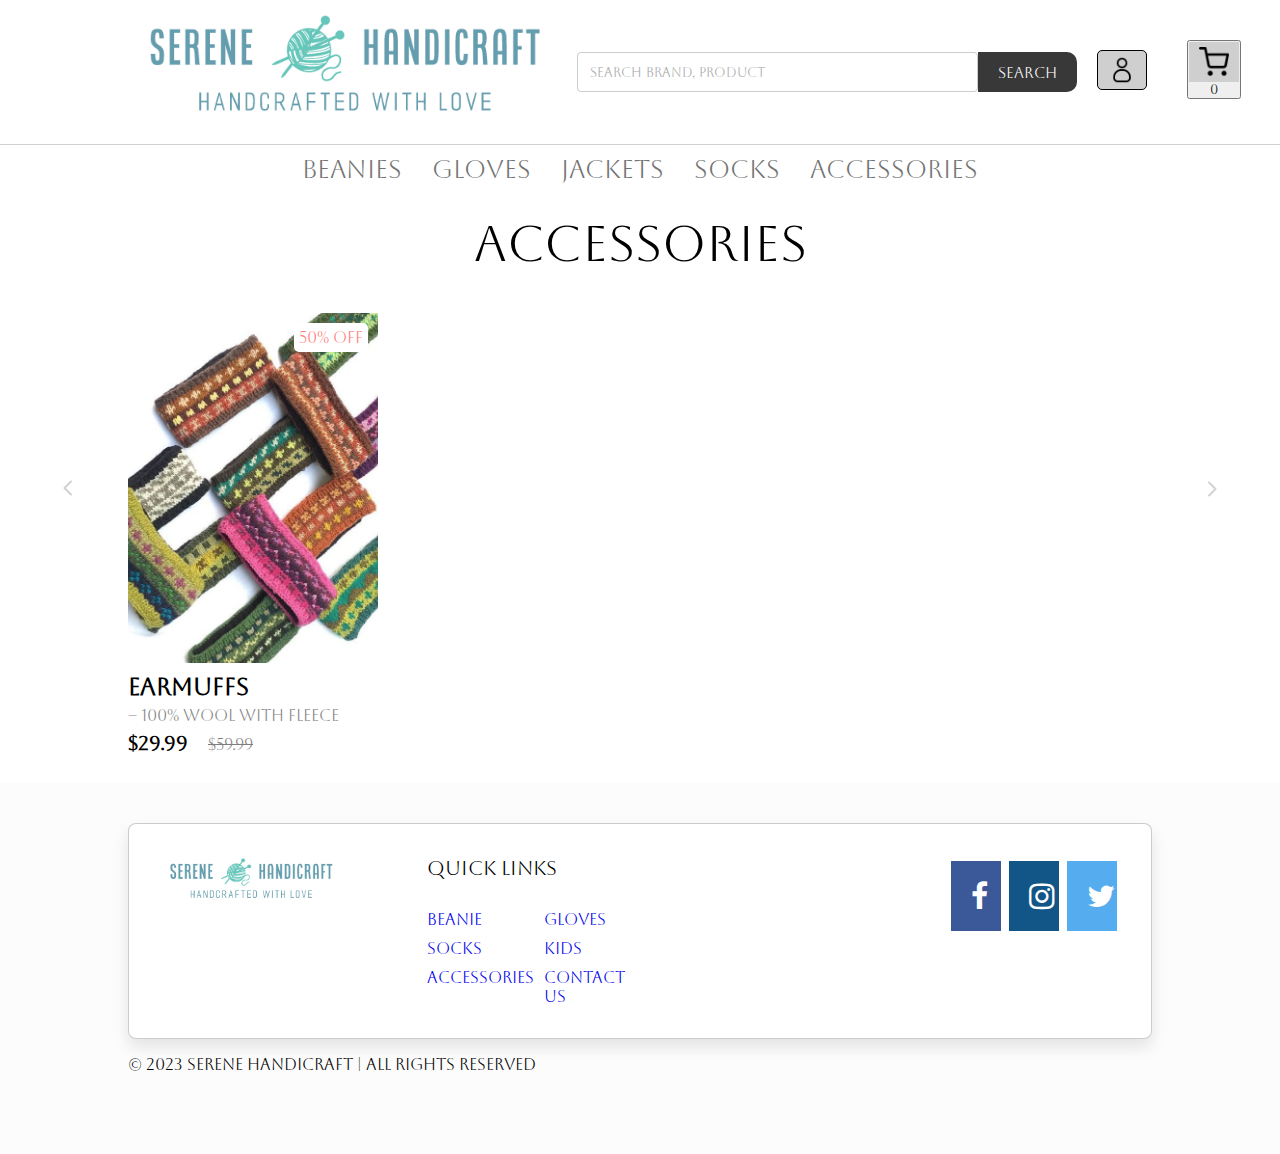
<file: Accessories.html>
<!DOCTYPE html>
<html lang="en">
<head>
    <meta charset="UTF-8">
    <meta http-equiv="X-UA-Compatible" content="IE=edge">
    <meta name="viewport" content="width=device-width, initial-scale=1.0">
    <title>Accessories</title>

	<!-- Font-Awesome css file link  -->
	<link rel="stylesheet" href="https://cdnjs.cloudflare.com/ajax/libs/font-awesome/4.7.0/css/font-awesome.min.css">
	<!-- custom css file link  -->
	<link rel="stylesheet" href="css/style.css">
</head>


<body>

    <nav class="navbar"></nav>
	
   
<!-----Product Containers------>
     
	<section class="product">
	<h2 class="productCategory">Accessories</h2>
	
	<div class="productContainer">
	<button class="nxt-btn"><img src="images/ArrowRight.png" alt=""></button>
    <button class="pre-btn"><img src="images/ArrowRight.png" alt=""></button>
	

		<div class="productWindow"> 
			<div class="productImage">
				<span class="discountTag">50% off</span>
				<img src="images/Product8.jpeg" class="productThumb" alt="">
				<button class="cardBtn">add to cart</button>
			</div>
			
			<div class="productInfo">
				<h2 class="productBrand">EarMuffs</h2>
				<p class="productShortDes">– 100% wool with fleece liners</p>
				<span class="price">$29.99</span><span class="actualPrice">$59.99</span>
			</div>
			</div>

		
		
    </div>

</div>

</section>

<footer>
</footer>
	<script src = "js/nav.js"></script>
	<script src = "js/home.js"></script>
    <script src = "js/footer.js"></script>
	<script src="js/main.js"></script>
</body>
</html>
</file>
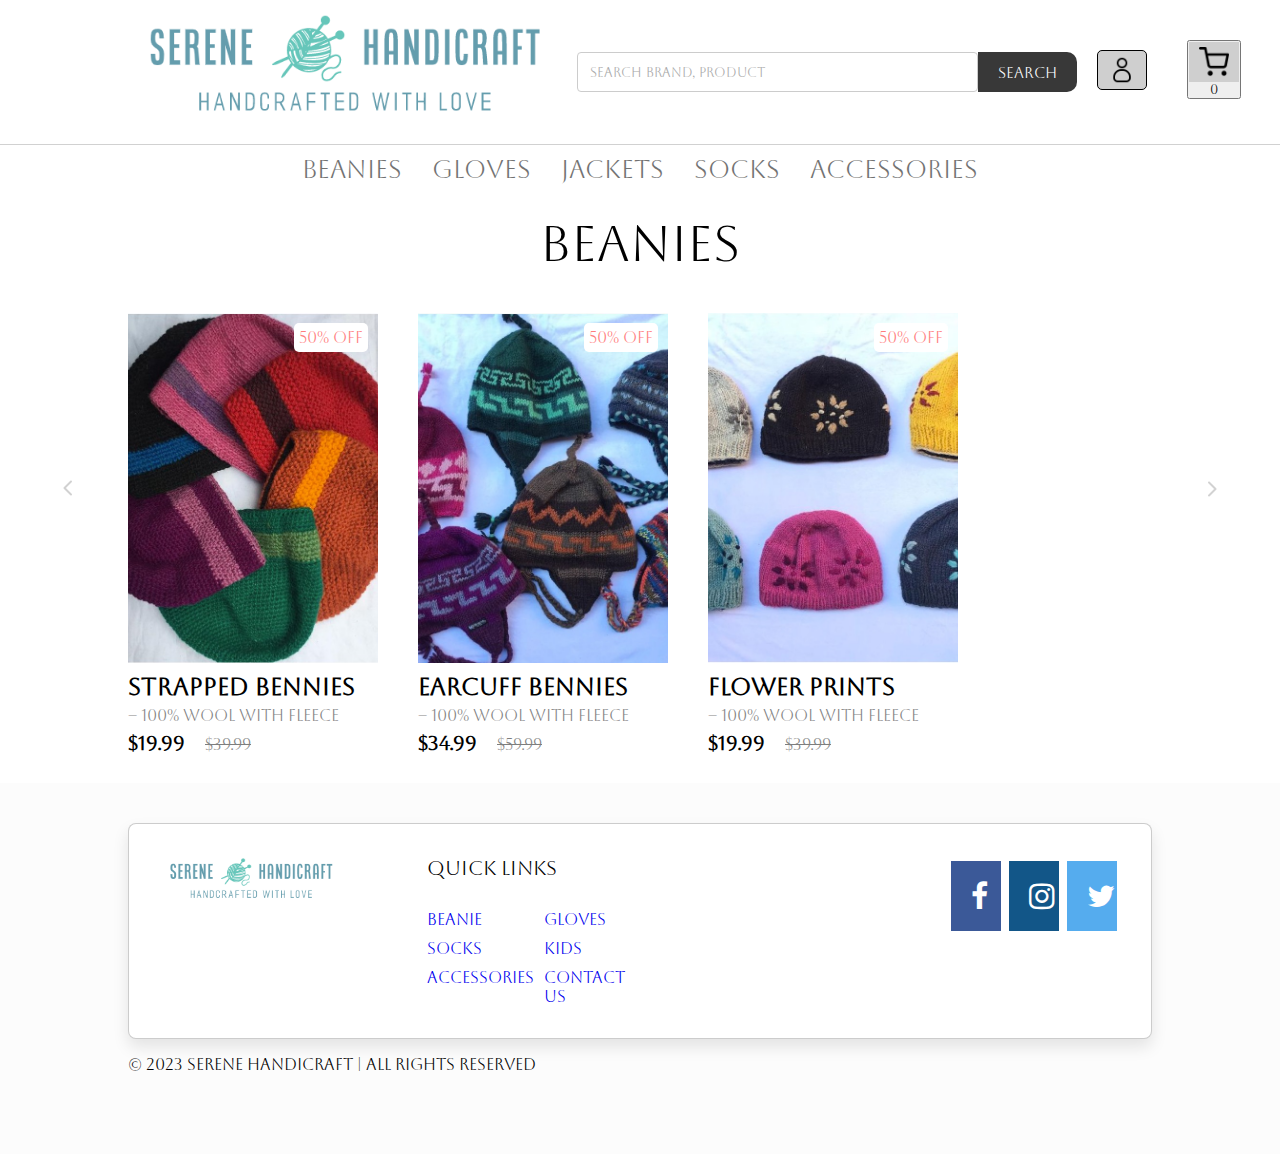
<file: Beanies.html>
<!DOCTYPE html>
<html lang="en">
<head>
    <meta charset="UTF-8">
    <meta http-equiv="X-UA-Compatible" content="IE=edge">
    <meta name="viewport" content="width=device-width, initial-scale=1.0">
    <title>Beanies</title>

	<!-- Font-Awesome css file link  -->
	<link rel="stylesheet" href="https://cdnjs.cloudflare.com/ajax/libs/font-awesome/4.7.0/css/font-awesome.min.css">
	<!-- custom css file link  -->
	<link rel="stylesheet" href="css/style.css">
</head>


<body>

    <nav class="navbar"></nav>
	
   
<!-----Product Containers------>
     
	<section class="product">
	<h2 class="productCategory">Beanies</h2>
	
	<div class="productContainer">
	<button class="nxt-btn"><img src="images/ArrowRight.png" alt=""></button>
    <button class="pre-btn"><img src="images/ArrowRight.png" alt=""></button>
	
    <div class="productWindow">
	   <div class="productImage">
            <span class="discountTag">50% off</span>
			<a href="product.html">
            <img src="images/Product1.jpeg" class="productThumb" alt="">
			</a>
            <button class="cardBtn">add to cart</button>
        </div>
		
		<div class="productInfo">
            <h2 class="productBrand">Strapped Bennies</h2>
            <p class="productShortDes">– 100% wool with fleece liners</p>
            <span class="price">$19.99</span><span class="actualPrice">$39.99</span>
        </div>
		</div>
		<div class="productWindow"> 
        <div class="productImage">
            <span class="discountTag">50% off</span>
			<a href="product2.html">
            <img src="images/Product2.jpeg" class="productThumb" alt="">
			</a>
            <button class="cardBtn">add to cart</button>
        </div>
		
        <div class="productInfo">
            <h2 class="productBrand">Earcuff Bennies</h2>
            <p class="productShortDes">– 100% wool with fleece liners</p>
            <span class="price">$34.99</span><span class="actualPrice">$59.99</span>
        </div>
		</div>
		
        <div class="productWindow"> 
		<div class="productImage">
            <span class="discountTag">50% off</span>
            <img src="images/Product3.jpeg" class="productThumb" alt="">
            <button class="cardBtn">add to cart</button>
        </div>
		
        <div class="productInfo">
            <h2 class="productBrand">Flower Prints</h2>
            <p class="productShortDes">– 100% wool with fleece liners</p>
            <span class="price">$19.99</span><span class="actualPrice">$39.99</span>
        </div>
		</div>
		
		
		
    </div>

</div>

</section>

<footer>
</footer>
	<script src = "js/nav.js"></script>
	<script src = "js/home.js"></script>
    <script src = "js/footer.js"></script>
    <script src="js/main.js"></script>
</body>
</html>
</file>
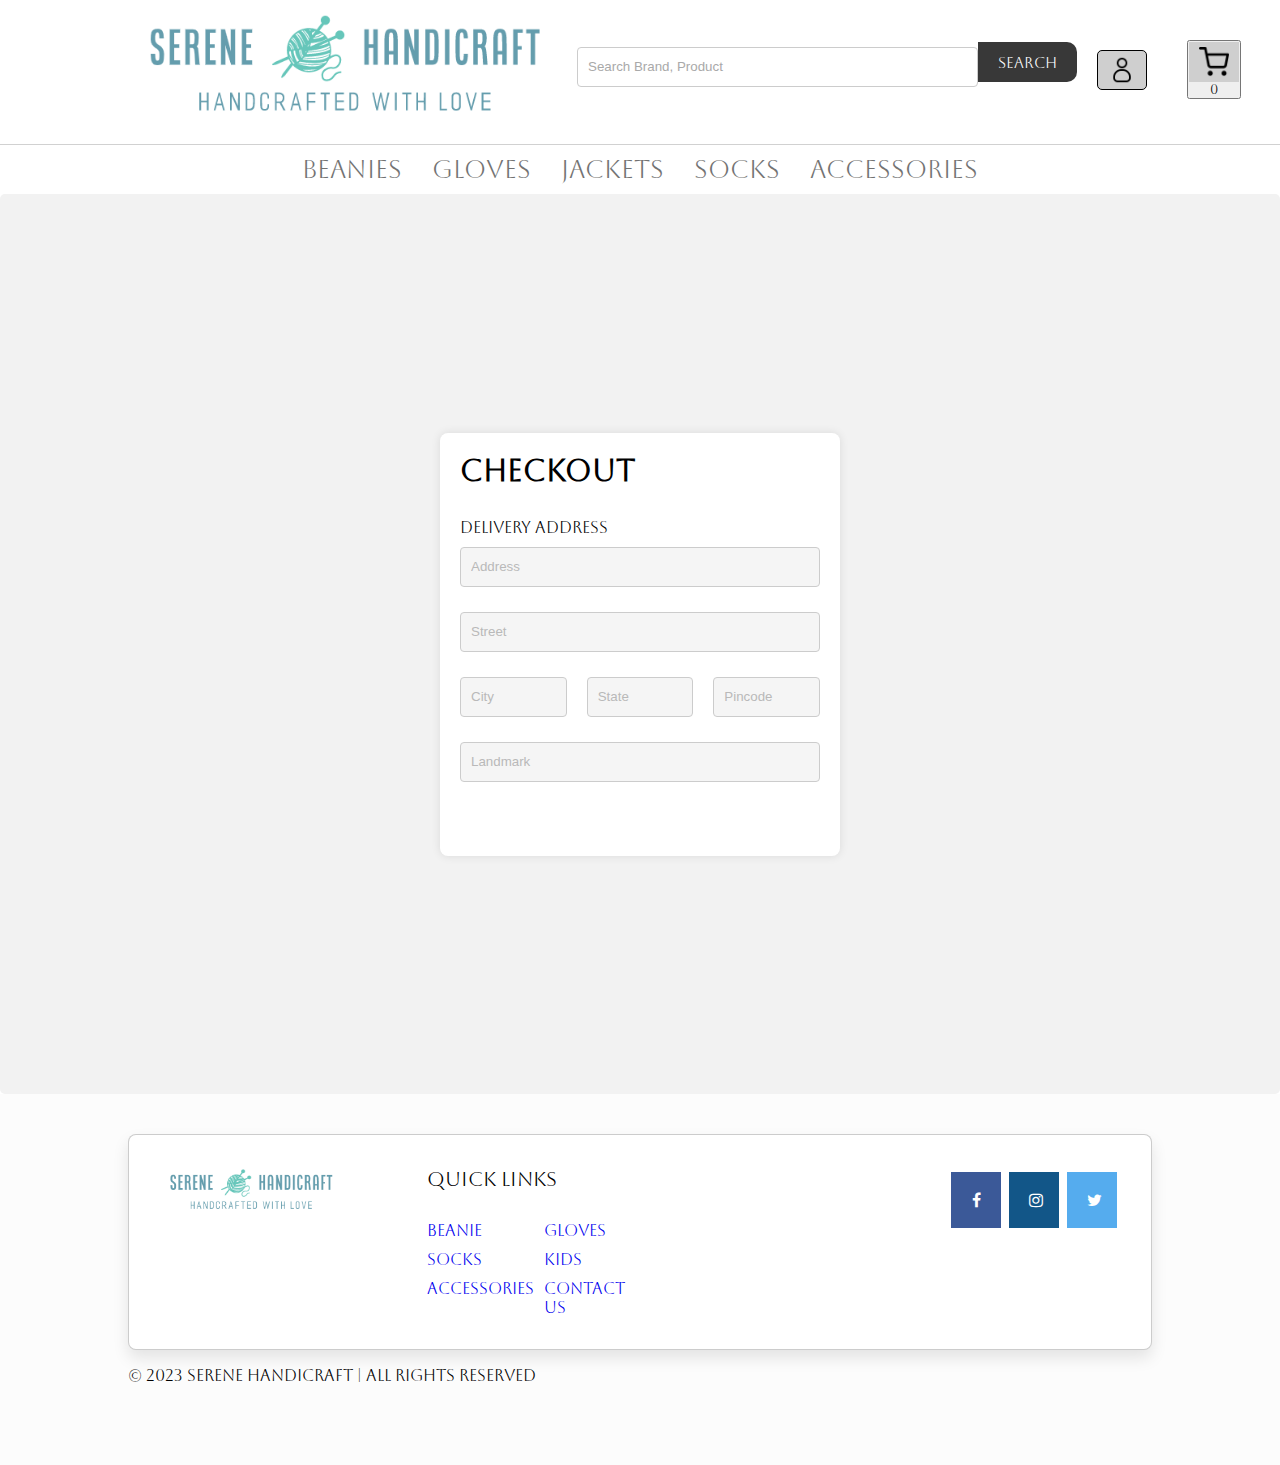
<file: checkout.html>
<!DOCTYPE html>
<html lang="en">
  <head>
    <meta charset="UTF-8" />
    <meta http-equiv="X-UA-Compatible" content="IE=edge" />
    <meta name="viewport" content="width=device-width, initial-scale=1.0" />
    <title>Checkout</title>
    <link rel="stylesheet" href="css/checkout.css" />
    <link rel="stylesheet" href="css/style.css" />
    <link rel="stylesheet" href="css/product.css" />
    <link rel="stylesheet" href="css/form.css" />
    <!-- Font Awesome css file link -->
    <link
      rel="stylesheet"
      href="https://cdnjs.cloudflare.com/ajax/libs/font-awesome/4.7.0/css/font-awesome.min.css"
    />
    <style>
      body {
        background-color: #ffffff; /* White background */
        margin: 0;
        padding: 0;
        font-family: Arial, sans-serif;
      }

      .container {
        display: flex;
        justify-content: center;
        align-items: center;
        height: 100vh;
        padding: 20px;
        box-sizing: border-box;
      }

      .form {
        max-width: 400px;
        width: 100%;
        background-color: #ffffff;
        padding: 20px;
        border-radius: 8px;
        box-shadow: 0px 0px 10px rgba(0, 0, 0, 0.1);
      }

      input[type="text"] {
        width: 100%;
        padding: 10px;
        margin-bottom: 15px;
        border: 1px solid #ccc;
        border-radius: 4px;
        box-sizing: border-box;
      }

      .three-input-container {
        display: flex;
        justify-content: space-between;
      }

      #smart-button-container {
        text-align: center;
        margin-top: 20px;
      }

      #paypal-button-container {
        display: inline-block;
      }
    </style>
  </head>

  <body>
    <nav class="navbar"></nav>

    <div class="container">
      <form action="payment.html" class="form">
        <h1 class="heading">Checkout</h1>
        <p class="text">Delivery Address</p>

        <input type="text" id="address" placeholder="Address" />
        <input type="text" id="street" placeholder="Street" />
        <div class="three-input-container">
          <input type="text" id="city" placeholder="City" />
          <input type="text" id="state" placeholder="State" />
          <input type="text" id="pincode" placeholder="Pincode" />
        </div>
        <input type="text" id="landmark" placeholder="Landmark" />

        <!-- Adding payment method -->
        <div id="smart-button-container">
          <div id="paypal-button-container"></div>
        </div>
        <script
          src="https://www.paypal.com/sdk/js?client-id=sb&enable-funding=venmo&currency=USD"
          data-sdk-integration-source="button-factory"
        ></script>
        <script>
          function initPayPalButton() {
            paypal
              .Buttons({
                style: {
                  shape: "rect",
                  color: "gold",
                  layout: "vertical",
                  label: "paypal",
                },
                createOrder: function (data, actions) {
                  return actions.order.create({
                    purchase_units: [
                      {
                        amount: {
                          currency_code: "USD",
                          value: 1,
                        },
                      },
                    ],
                  });
                },
                onApprove: function (data, actions) {
                  return actions.order.capture().then(function (orderData) {
                    // Full available details
                    console.log(
                      "Capture result",
                      orderData,
                      JSON.stringify(orderData, null, 2)
                    );

                    // Show a success message within this page, e.g.
                    const element = document.getElementById(
                      "paypal-button-container"
                    );
                    element.innerHTML = "";
                    element.innerHTML = "<h3>Thank you for your payment!</h3>";

                    // Or go to another URL:  actions.redirect('thank_you.html');
                  });
                },
                onError: function (err) {
                  console.log(err);
                },
              })
              .render("#paypal-button-container");
          }
          initPayPalButton();
        </script>
      </form>
    </div>

    <footer></footer>

    <script src="js/nav.js"></script>
    <script src="js/footer.js"></script>
    <script src="js/home.js"></script>
    <script src="js/product.js"></script>
    <script src="js/checkout.js"></script>
  </body>
</html>
</file>
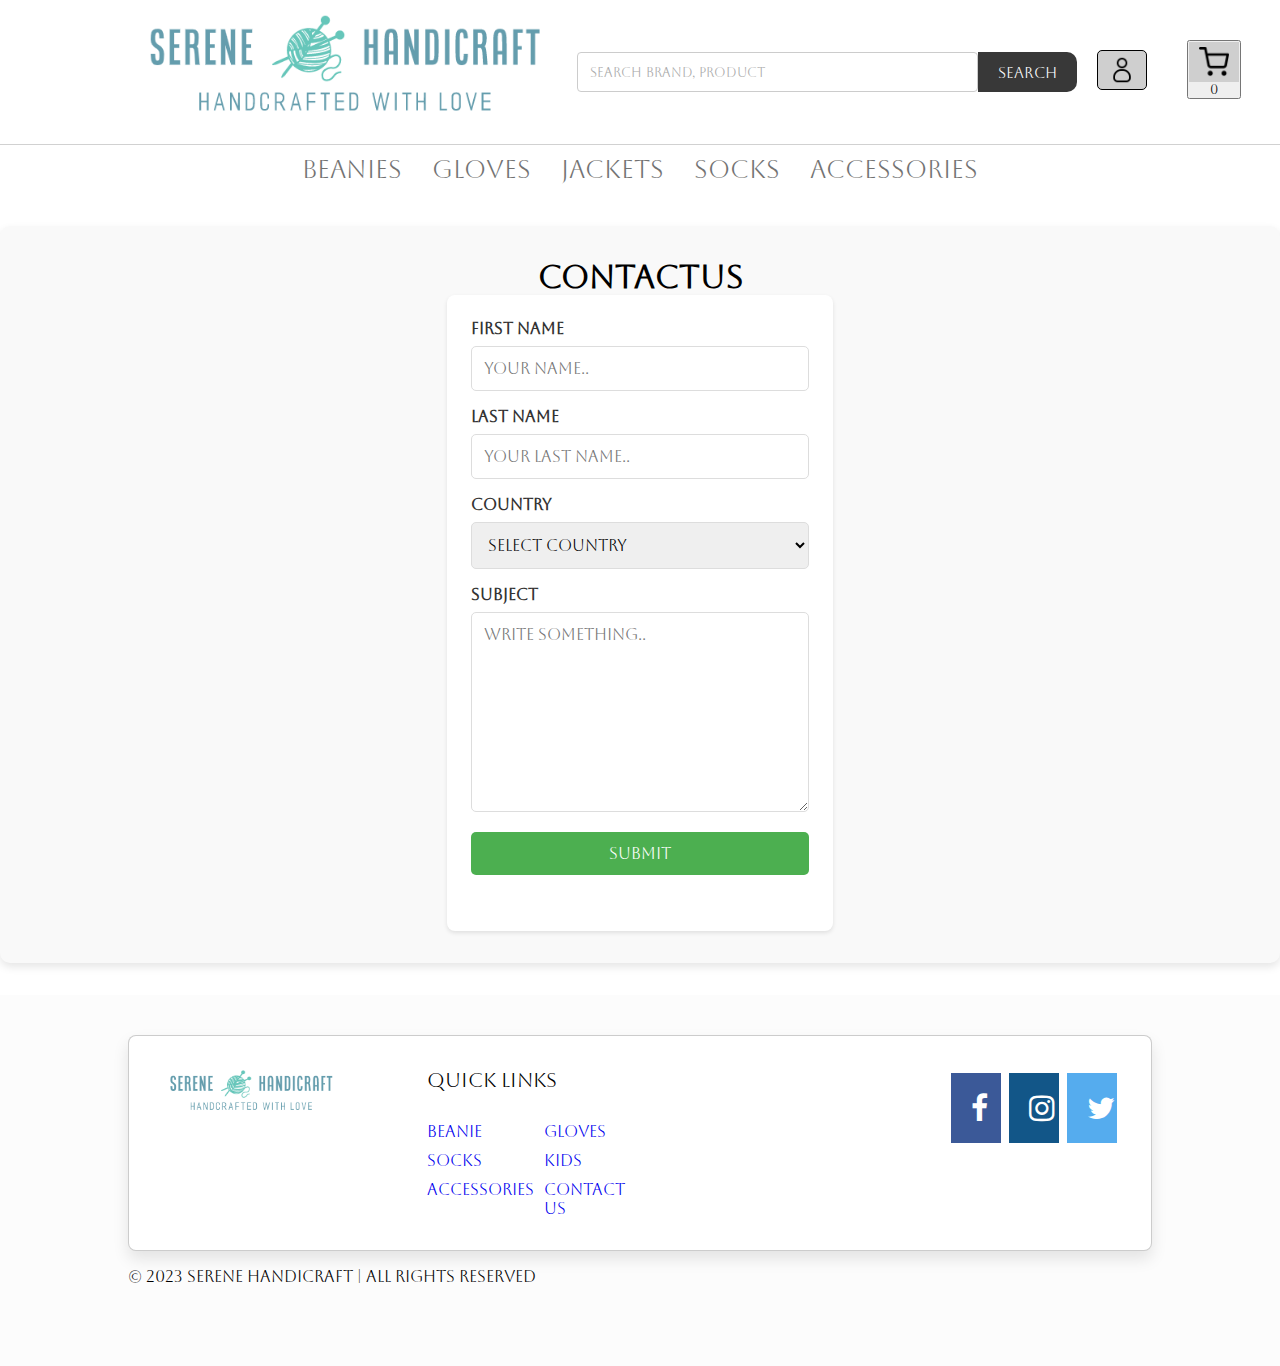
<file: contactUs.html>
<!DOCTYPE html>
<html lang="en">
<head>
    <meta charset="UTF-8">
    <meta http-equiv="X-UA-Compatible" content="IE=edge">
    <meta name="viewport" content="width=device-width, initial-scale=1.0">
    <title>Home</title>

<!-- Font-Awesome css file link  -->
<link rel="stylesheet" href="https://cdnjs.cloudflare.com/ajax/libs/font-awesome/4.7.0/css/font-awesome.min.css">
    <!-- custom css file link  -->
    <link rel="stylesheet" href="css/style.css">

<style>
    /* Assuming this is added to your style.css file */

.contact {
    display: flex;
    flex-direction: column;
    align-items: center;
    justify-content: center;
    padding: 2rem; /* For inner spacing */
    margin: 2rem auto; /* Centers the section on the page */
    background-color: #f9f9f9; /* Light background for better contrast */
    border-radius: 10px; /* Rounded corners */
    box-shadow: 0 4px 8px rgba(0, 0, 0, 0.1); /* Subtle shadow */
}

.contact .container {
    max-width: 600px; /* Restrict the width */
    width: 100%; /* Full width for smaller screens */
    padding: 1.5rem; /* Inner spacing */
    background-color: #fff; /* White background */
    border-radius: 8px; /* Rounded corners */
    box-shadow: 0 2px 4px rgba(0, 0, 0, 0.1); /* Subtle shadow */
}

.contact .container form label {
    display: block;
    margin-bottom: 0.5rem;
    font-weight: bold;
    color: #333; /* Dark text color */
}

.contact .container form input,
.contact .container form select,
.contact .container form textarea {
    width: 100%;
    padding: 0.75rem;
    margin-bottom: 1rem;
    border: 1px solid #ddd;
    border-radius: 5px;
    font-size: 1rem;
}

.contact .container form input[type="submit"] {
    background-color: #4CAF50; /* Green button */
    color: white;
    border: none;
    padding: 0.75rem 1.5rem;
    cursor: pointer;
    border-radius: 5px;
    font-size: 1rem;
    transition: background-color 0.3s ease;
}

.contact .container form input[type="submit"]:hover {
    background-color: #45a049; /* Slightly darker green on hover */
}

</style>
</head>


<body>

    <nav class="navbar"></nav>
	
	
	
  
    <section class="contact" id="contact">

        <h1 class="heading"> <span>contact</span>Us</h1>
        
        
        <div class="row">
        
            <div class="container">
                <form id="contactForm" action="action_page.php" method="POST">
                    <label for="fname">First Name</label>
                    <input type="text" id="fname" name="firstname" placeholder="Your name..">
                  
                    <label for="lname">Last Name</label>
                    <input type="text" id="lname" name="lastname" placeholder="Your last name..">
                  
                    <label for="country">Country</label>
                    <select id="country" name="country">
                      <option value="">Select Country</option>
                      <option value="Nepal">Nepal</option>
                      <option value="Australia">Australia</option>
                    </select>
                  
                    <label for="subject">Subject</label>
                    <textarea id="subject" name="subject" placeholder="Write something.." style="height:200px"></textarea>
                  
                    <input type="submit" value="Submit">
                    <p id="message" style="color: red; margin-top: 1rem;"></p>    
              
                </form>
              </div>
    </div>
    </section>

<footer>
</footer>
	<script src = "js/nav.js"></script>
	<script src = "js/home.js"></script>
    <script src = "js/footer.js"></script>
    <script src="js/contact.js"></script>
    <script src = "js/main.js"></script>
</body>
</html>
</file>
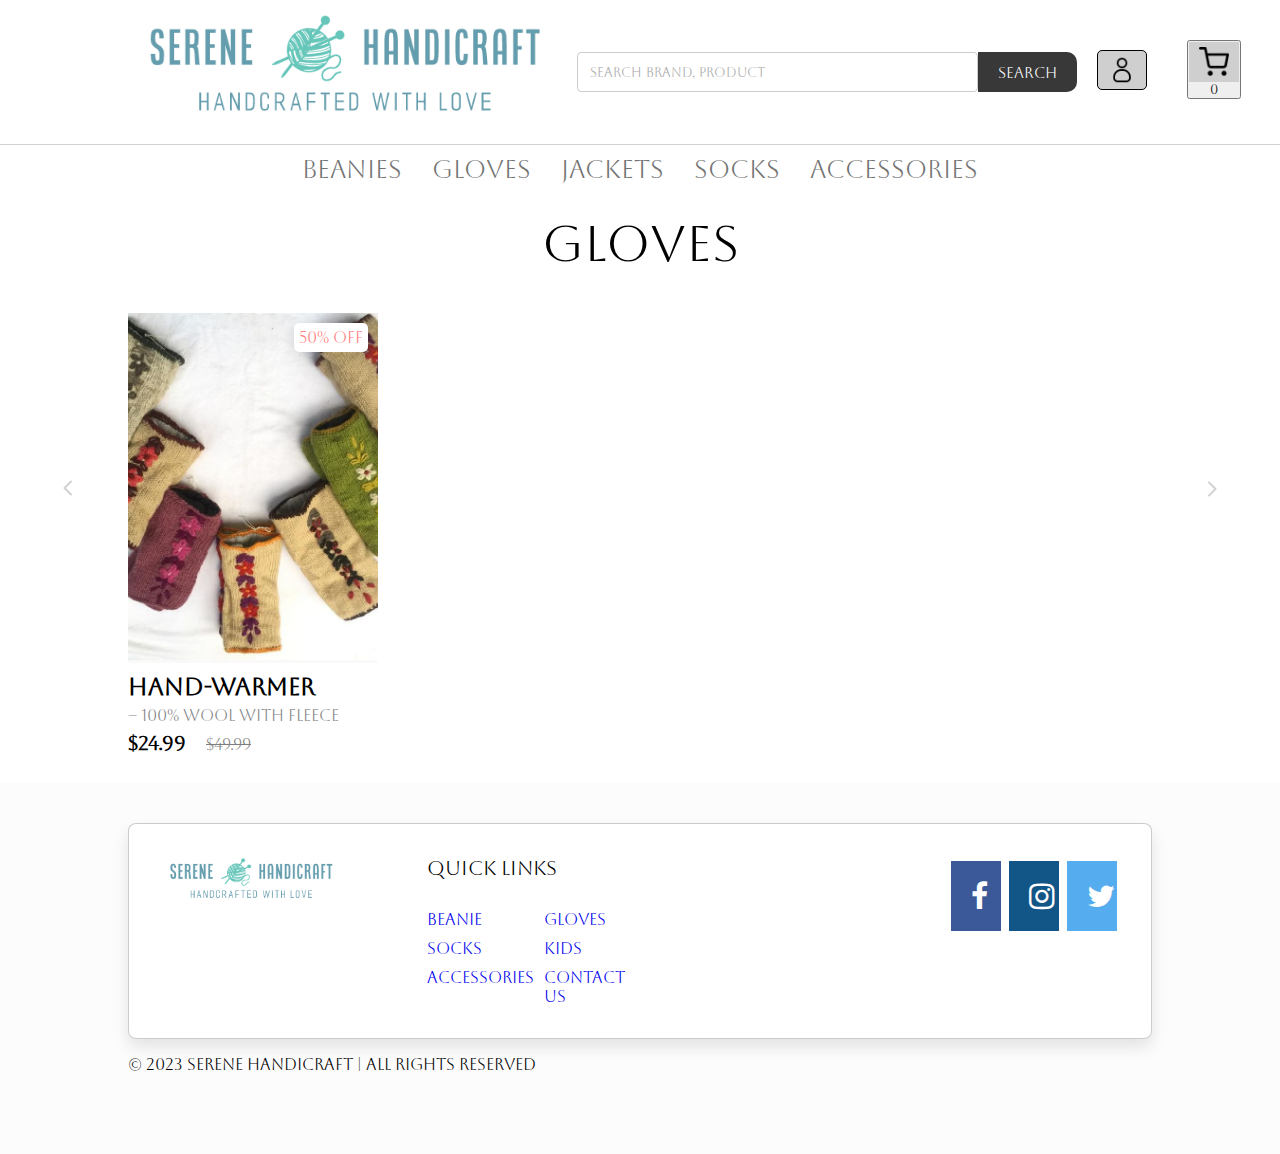
<file: Gloves.html>
<!DOCTYPE html>
<html lang="en">
<head>
    <meta charset="UTF-8">
    <meta http-equiv="X-UA-Compatible" content="IE=edge">
    <meta name="viewport" content="width=device-width, initial-scale=1.0">
    <title>Gloves</title>

	<!-- Font-Awesome css file link  -->
	<link rel="stylesheet" href="https://cdnjs.cloudflare.com/ajax/libs/font-awesome/4.7.0/css/font-awesome.min.css">
	<!-- custom css file link  -->
	<link rel="stylesheet" href="css/style.css">
</head>


<body>

    <nav class="navbar"></nav>
	
   
<!-----Product Containers------>
     
	<section class="product">
	<h2 class="productCategory">GLOVES</h2>
	
	<div class="productContainer">
	<button class="nxt-btn"><img src="images/ArrowRight.png" alt=""></button>
    <button class="pre-btn"><img src="images/ArrowRight.png" alt=""></button>
	
		<div class="productWindow"> 
		<div class="productImage">
            <span class="discountTag">50% off</span>
            <img src="images/Product5.jpeg" class="productThumb" alt="">
            <button class="cardBtn">add to cart</button>
        </div>
		
        <div class="productInfo">
            <h2 class="productBrand">Hand-Warmer</h2>
            <p class="productShortDes">– 100% wool with fleece liners</p>
            <span class="price">$24.99</span><span class="actualPrice">$49.99</span>
        </div>
		</div>
		
		
		
    </div>

</div>

</section>

<footer>
</footer>
	<script src = "js/nav.js"></script>
	<script src = "js/home.js"></script>
    <script src = "js/footer.js"></script>
    <script src="js/main.js"></script>
</body>
</html>
</file>
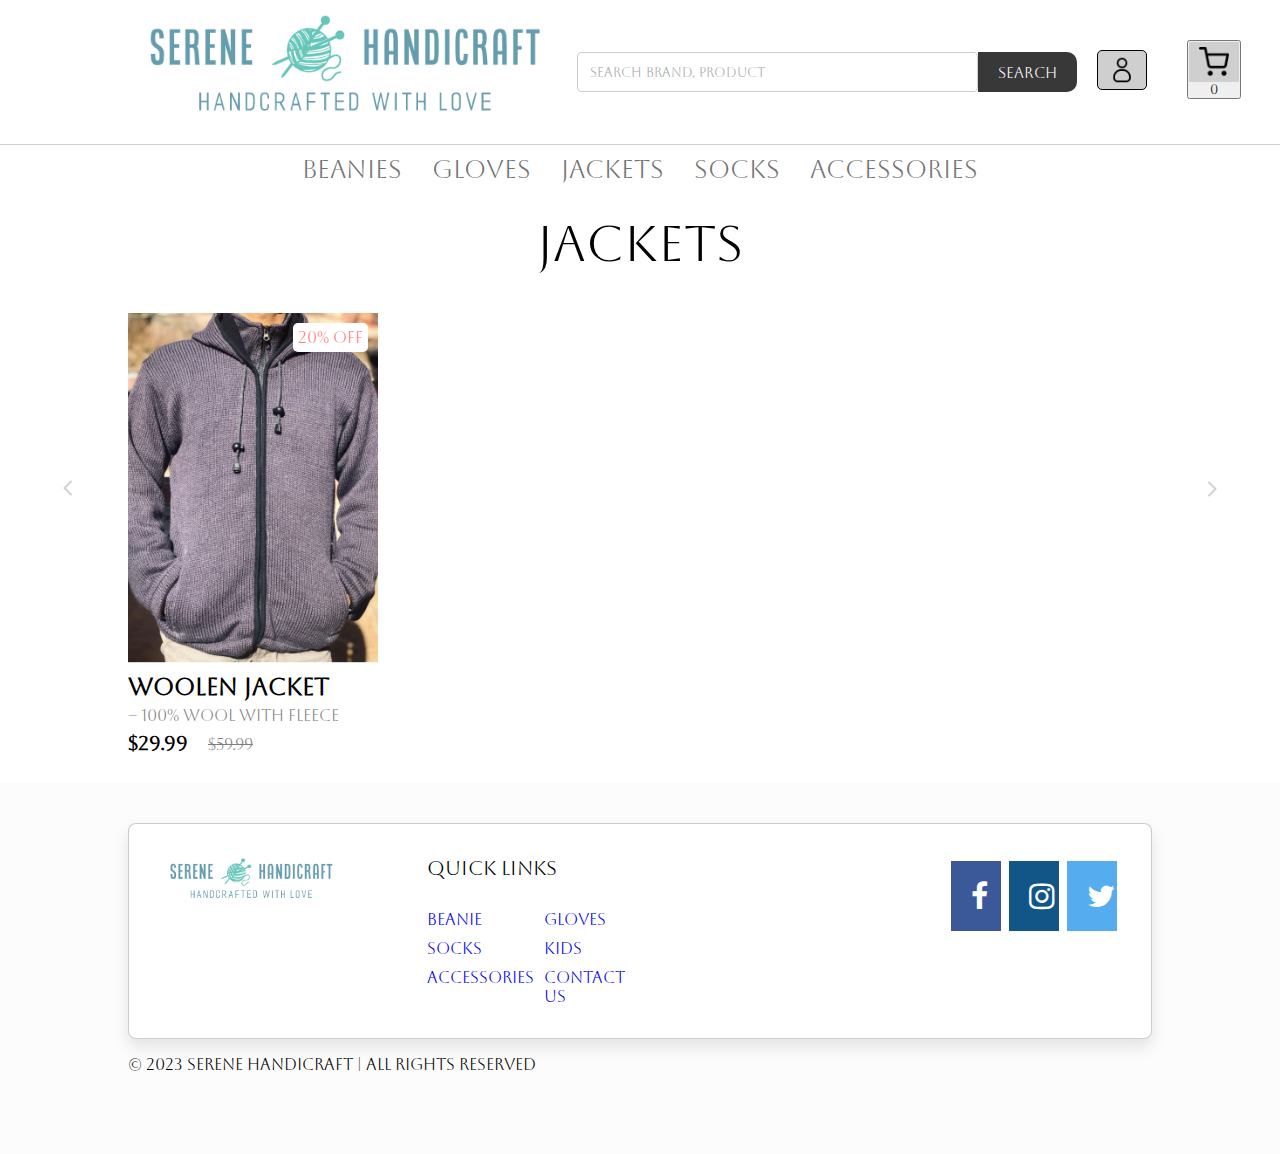
<file: Jackets.html>
<!DOCTYPE html>
<html lang="en">
<head>
    <meta charset="UTF-8">
    <meta http-equiv="X-UA-Compatible" content="IE=edge">
    <meta name="viewport" content="width=device-width, initial-scale=1.0">
    <title>Jackets</title>

	<!-- Font-Awesome css file link  -->
	<link rel="stylesheet" href="https://cdnjs.cloudflare.com/ajax/libs/font-awesome/4.7.0/css/font-awesome.min.css">
	<!-- custom css file link  -->
	<link rel="stylesheet" href="css/style.css">
</head>


<body>

    <nav class="navbar"></nav>
	
   
<!-----Product Containers------>
     
	<section class="product">
	<h2 class="productCategory">JACKETS</h2>
	
	<div class="productContainer">
	<button class="nxt-btn"><img src="images/ArrowRight.png" alt=""></button>
    <button class="pre-btn"><img src="images/ArrowRight.png" alt=""></button>
	

			<div class="productWindow"> 
			<div class="productImage">
				<span class="discountTag">20% off</span>
				<img src="images/Product11.jpeg" class="productThumb" alt="">
				<button class="cardBtn">add to cart</button>
			</div>
			
			<div class="productInfo">
				<h2 class="productBrand">Woolen Jacket</h2>
				<p class="productShortDes">– 100% wool with fleece liners</p>
				<span class="price">$29.99</span><span class="actualPrice">$59.99</span>
			</div>
			</div>

		
		
    </div>

</div>

</section>

<footer>
</footer>
	<script src = "js/nav.js"></script>
	<script src = "js/home.js"></script>
    <script src = "js/footer.js"></script>
	<script src="js/main.js"></script>
</body>
</html>
</file>
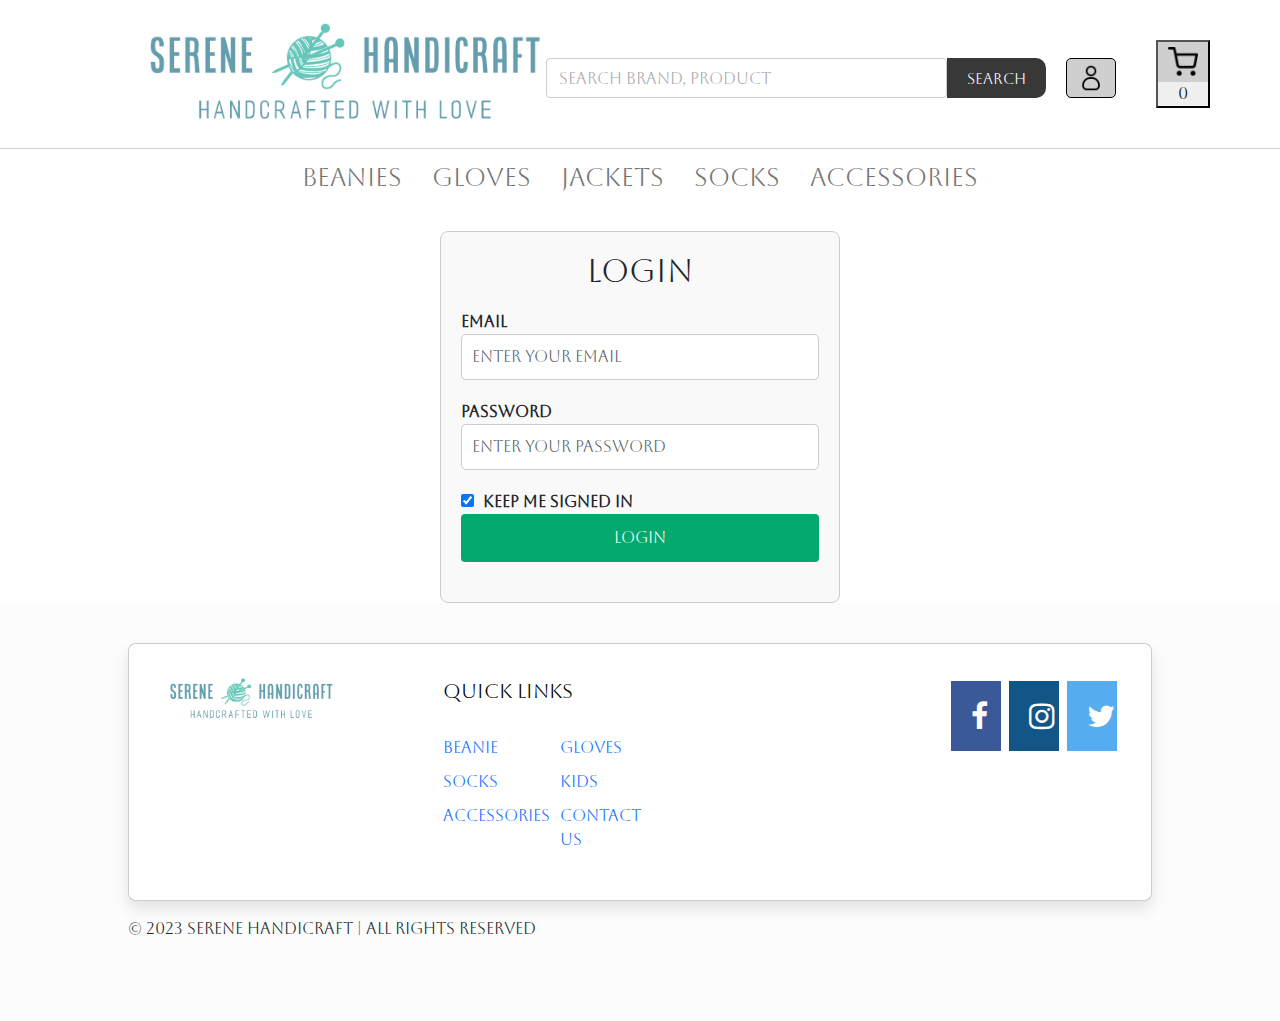
<file: Log-in.html>
<!DOCTYPE html>
<html lang="en">
  <head>
    <meta charset="UTF-8" />
    <meta http-equiv="X-UA-Compatible" content="IE=edge" />
    <meta name="viewport" content="width=device-width, initial-scale=1.0" />
    <title>Login</title>

    <!-- Font Awesome CSS file link -->
    <link
      rel="stylesheet"
      href="https://cdnjs.cloudflare.com/ajax/libs/font-awesome/4.7.0/css/font-awesome.min.css"
    />
    <!-- Bootstrap CSS file link -->
    <link
      href="https://cdn.jsdelivr.net/npm/bootstrap@5.1.3/dist/css/bootstrap.min.css"
      rel="stylesheet"
    />
    <!-- Custom CSS file link -->
    <link rel="stylesheet" href="css/style.css" />
    <style>
      /* Additional CSS styles for the form */
      .form-container {
        max-width: 400px;
        margin: 0 auto;
        padding: 20px;
        border: 1px solid #ccc;
        border-radius: 8px;
        background-color: #f9f9f9;
      }

      .form-heading {
        text-align: center;
        margin-bottom: 20px;
      }

      .form-group {
        margin-bottom: 20px;
      }

      label {
        font-weight: bold;
      }

      input[type="email"],
      input[type="password"] {
        width: 100%;
        padding: 10px;
        border: 1px solid #ccc;
        border-radius: 5px;
      }

      input[type="checkbox"] {
        margin-right: 5px;
      }

      .btn-primary {
        width: 100%;
        padding: 10px;
        border-radius: 5px;
        background-color: #007bff;
        color: #fff;
        border: none;
        cursor: pointer;
      }

      .btn-primary:hover {
        background-color: #0056b3;
      }
    </style>
  </head>

  <body>
    <!-- Navigation -->
    <nav class="navbar">
      <!-- Navigation content goes here -->
    </nav>
    <!-- End Navigation -->

    <!-- Form Section -->
    <section class="form">
      <div class="form-container">
        <h2 class="form-heading">Login</h2>
        <form action="login.php" method="post">
          <div class="form-group">
            <label for="email">Email</label>
            <input
              type="email"
              name="email"
              id="email"
              class="form-control"
              placeholder="Enter your email"
            />
          </div>
          <div class="form-group">
            <label for="password">Password</label>
            <input
              type="password"
              name="password"
              id="password"
              class="form-control"
              placeholder="Enter your password"
            />
          </div>
          <div class="input-box">
            <label>
              <input type="checkbox" checked="checked" name="remember" /> Keep
              me Signed in
            </label>
          </div>
          <div class="form-group">
            <input
              type="submit"
              name="submit"
              id="submit"
              class="btn btn-primary"
              value="Login"
            />
          </div>
        </form>
      </div>
    </section>
    <!-- End Form Section -->

    <!-- Footer Section -->
    <footer>
      <!-- Footer content goes here -->
    </footer>
    <!-- End Footer Section -->

    <!-- JavaScript Files -->
    <script src="js/nav.js"></script>
    <script src="js/home.js"></script>
    <script src="js/footer.js"></script>
    <script src="js/formvalidation.js"></script>
  </body>
</html>
</file>
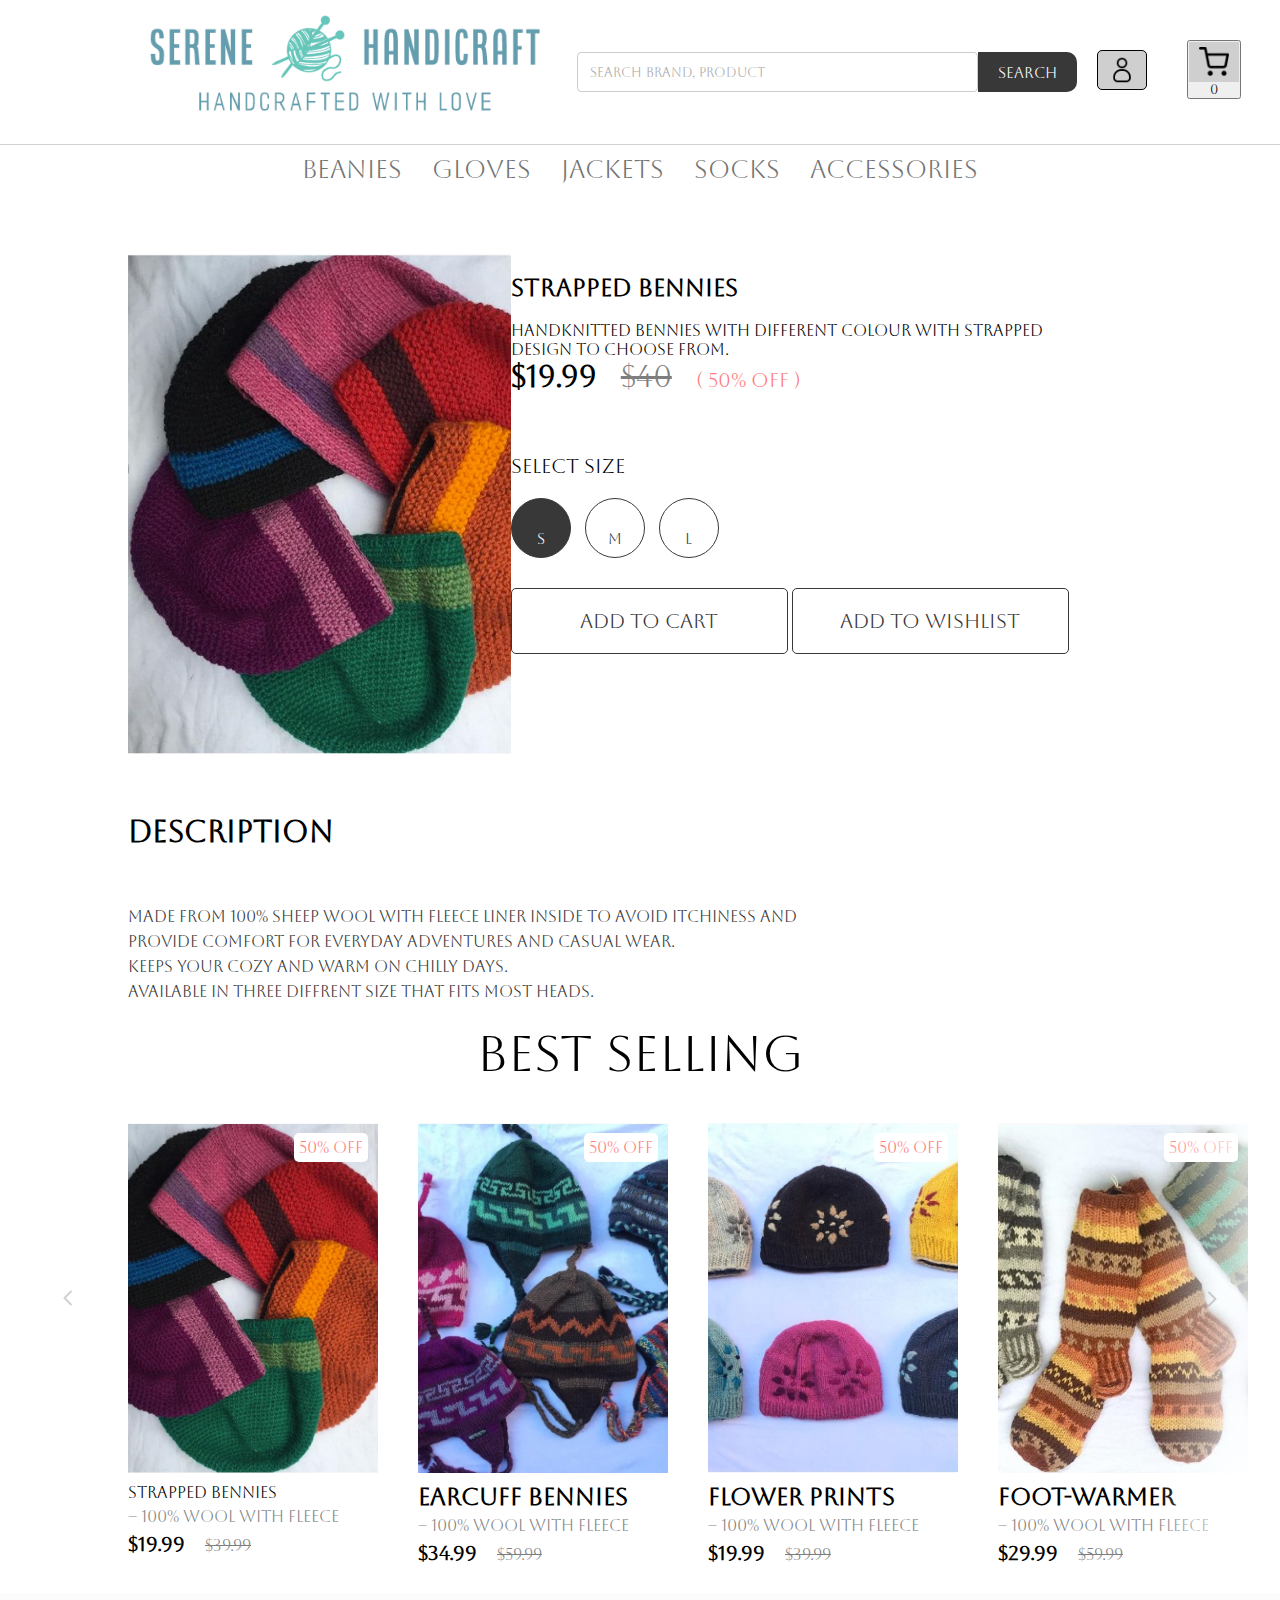
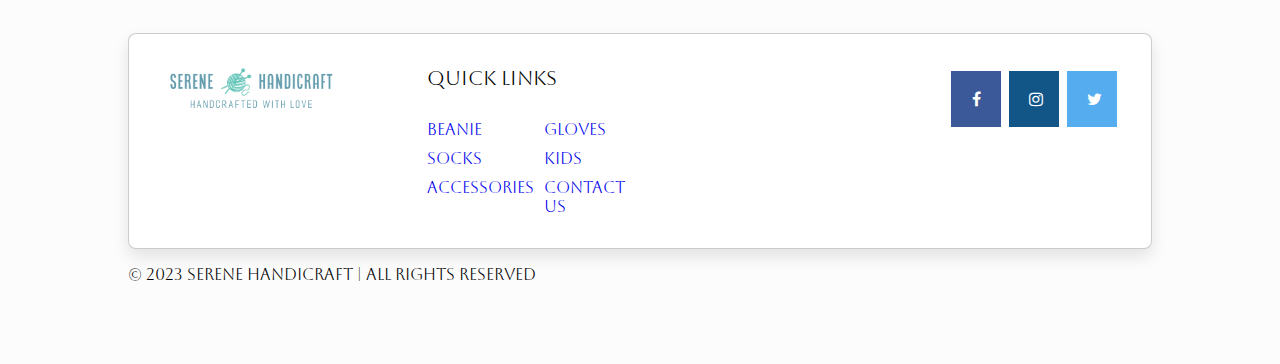
<file: product.html>
<!DOCTYPE html>
<html lang="en">
<head>
    <meta charset="UTF-8">
    <meta http-equiv="X-UA-Compatible" content="IE=edge">
    <meta name="viewport" content="width=device-width, initial-scale=1.0">
    <title>Product</title>
    <link rel="stylesheet" href="css/style.css">
    <link rel="stylesheet" href="css/product.css">
	<!-- Font-Awesome css file link  -->
<link rel="stylesheet" href="https://cdnjs.cloudflare.com/ajax/libs/font-awesome/4.7.0/css/font-awesome.min.css">
</head>
<body>
<nav class="navbar"></nav>
<section class="productDetails">
    <div class="imageSlider">

    </div>
   
    <div class="product">
        <h2 class="productBrand"> Strapped bennies</h2>

        <p class="productShortDescription"><br>Handknitted bennies with different colour with strapped design to choose from.</p>

             <span class="productPrice">$19.99</span>
        <span class="productActualPrice">$40</span>
        <span class="productDiscount">( 50% off )</span>

        <p class="productSubHeading">select size</p>

        <input type="radio" name="size" value="s" checked hidden id="s-size">
        <label for="s-size" class="sizeRadioBtn check">s</label>
        <input type="radio" name="size" value="m" hidden id="m-size">
        <label for="m-size" class="sizeRadioBtn ">m</label>
        <input type="radio" name="size" value="l" hidden id="l-size">
        <label for="l-size" class="sizeRadioBtn ">l</label>

        <div>
            <button class="btn cart-btn" button onclick="document.location='cart.html'">add to cart</button>
            <button class="btn">add to wishlist</button>
    </div>
</section>

    <section class="detailDes">
        <h2 class="heading">description</h2>
        <p class="des"> <br>Made from 100% sheep wool with fleece liner inside to avoid itchiness and <br> provide comfort for everyday adventures and casual wear. <br>
            Keeps your cozy and warm on chilly days. <br>Available in three diffrent size that fits most heads. </p>
    </section>
    
    </div>


<!-----Product Containers------>
     
	<section class="product">
	<h2 class="productCategory">Best selling</h2>
	<button class="pre-btn"><img src="images/ArrowRight.png" alt=""></button>
    <button class="nxt-btn"><img src="images/ArrowRight.png" alt=""></button>
	<div class="productContainer">
	
    <div class="productWindow">
	   <div class="productImage">
            <span class="discountTag">50% off</span>
			<a href="product.html">
            <img src="images/Product1.jpeg" class="productThumb" alt="">
			</a>
            <button class="cardBtn">add to cart</button>
        </div>
		
		<div class="productInfo">
            <span class="productBrand">Strapped Bennies</span>
            <p class="productShortDes">– 100% wool with fleece liners</p>
            <span class="price">$19.99</span><span class="actualPrice">$39.99</span>
        </div>
		</div>
		<div class="productWindow"> 
        <div class="productImage">
            <span class="discountTag">50% off</span>
			<a href="product2.html">
            <img src="images/Product2.jpeg" class="productThumb" alt="">
			</a>
            <button class="cardBtn">add to cart</button>
        </div>
		
        <div class="productInfo">
            <h2 class="productBrand">Earcuff Bennies</h2>
            <p class="productShortDes">– 100% wool with fleece liners</p>
            <span class="price">$34.99</span><span class="actualPrice">$59.99</span>
        </div>
		</div>
		
        <div class="productWindow"> 
		<div class="productImage">
            <span class="discountTag">50% off</span>
            <img src="images/Product3.jpeg" class="productThumb" alt="">
            <button class="cardBtn">add to cart</button>
        </div>
		
        <div class="productInfo">
            <h2 class="productBrand">Flower Prints</h2>
            <p class="productShortDes">– 100% wool with fleece liners</p>
            <span class="price">$19.99</span><span class="actualPrice">$39.99</span>
        </div>
		</div>
		
        <div class="productWindow"> 
		<div class="productImage">
            <span class="discountTag">50% off</span>
            <img src="images/Product4.jpeg" class="productThumb" alt="">
            <button class="cardBtn">add to cart</button>
        </div>
		
        <div class="productInfo">
            <h2 class="productBrand">Foot-Warmer</h2>
            <p class="productShortDes">– 100% wool with fleece liners</p>
            <span class="price">$29.99</span><span class="actualPrice">$59.99</span>
        </div>
		</div>
		
        <div class="productWindow"> 
		<div class="productImage">
            <span class="discountTag">50% off</span>
            <img src="images/Product4.jpeg" class="productThumb" alt="">
            <button class="cardBtn">add to cart</button>
        </div>
		
        <div class="productInfo">
            <h2 class="productBrand">Foot-Warmer</h2>
            <p class="productShortDes">– 100% wool with fleece liners</p>
            <span class="price">$29.99</span><span class="actualPrice">$59.99</span>
        </div>
		</div>
		
        <div class="productWindow"> 
		<div class="productImage">
            <span class="discountTag">50% off</span>
            <img src="images/Product5.jpeg" class="productThumb" alt="">
            <button class="cardBtn">add to cart</button>
        </div>
		
        <div class="productInfo">
            <h2 class="productBrand">Hand-Warmer</h2>
            <p class="productShortDes">– 100% wool with fleece liners</p>
            <span class="price">$24.99</span><span class="actualPrice">$49.99</span>
        </div>
		</div>
		
        <div class="productWindow"> 
		<div class="productImage">
            <span class="discountTag">50% off</span>
            <img src="images/Product6.jpeg" class="productThumb" alt="">
            <button class="cardBtn">add to cart</button>
        </div>
		  
        <div class="productInfo">
            <h2 class="productBrand">Strapped Foot-warmer</h2>
            <p class="productShortDes">– 100% wool with fleece liners</p>
            <span class="price">$39.99</span><span class="actualPrice">$99.99</span>
        </div>
		</div>
		
        <div class="productWindow"> 
		<div class="productImage">
            <span class="discountTag">40% off</span>
            <img src="images/Product7.jpeg" class="productThumb" alt="">
            <button class="cardBtn">add to cart</button>
        </div>
		
        <div class="productInfo">
            <h2 class="productBrand">Kids Foot-warmer</h2>
            <p class="productShortDes">– 100% wool with fleece liners</p>
            <span class="price">$19.99</span><span class="actualPrice">$39.99</span>
        </div>
		</div>
		
    </div>

</div>

</section>

<footer>
</footer>
	<script src = "js/nav.js"></script>
	<script src = "js/product.js"></script>
	<script src = "js/home.js"></script>
    <script src = "js/footer.js"></script>
    <script src = "js/main.js"></script>
</body>
</html>
</file>
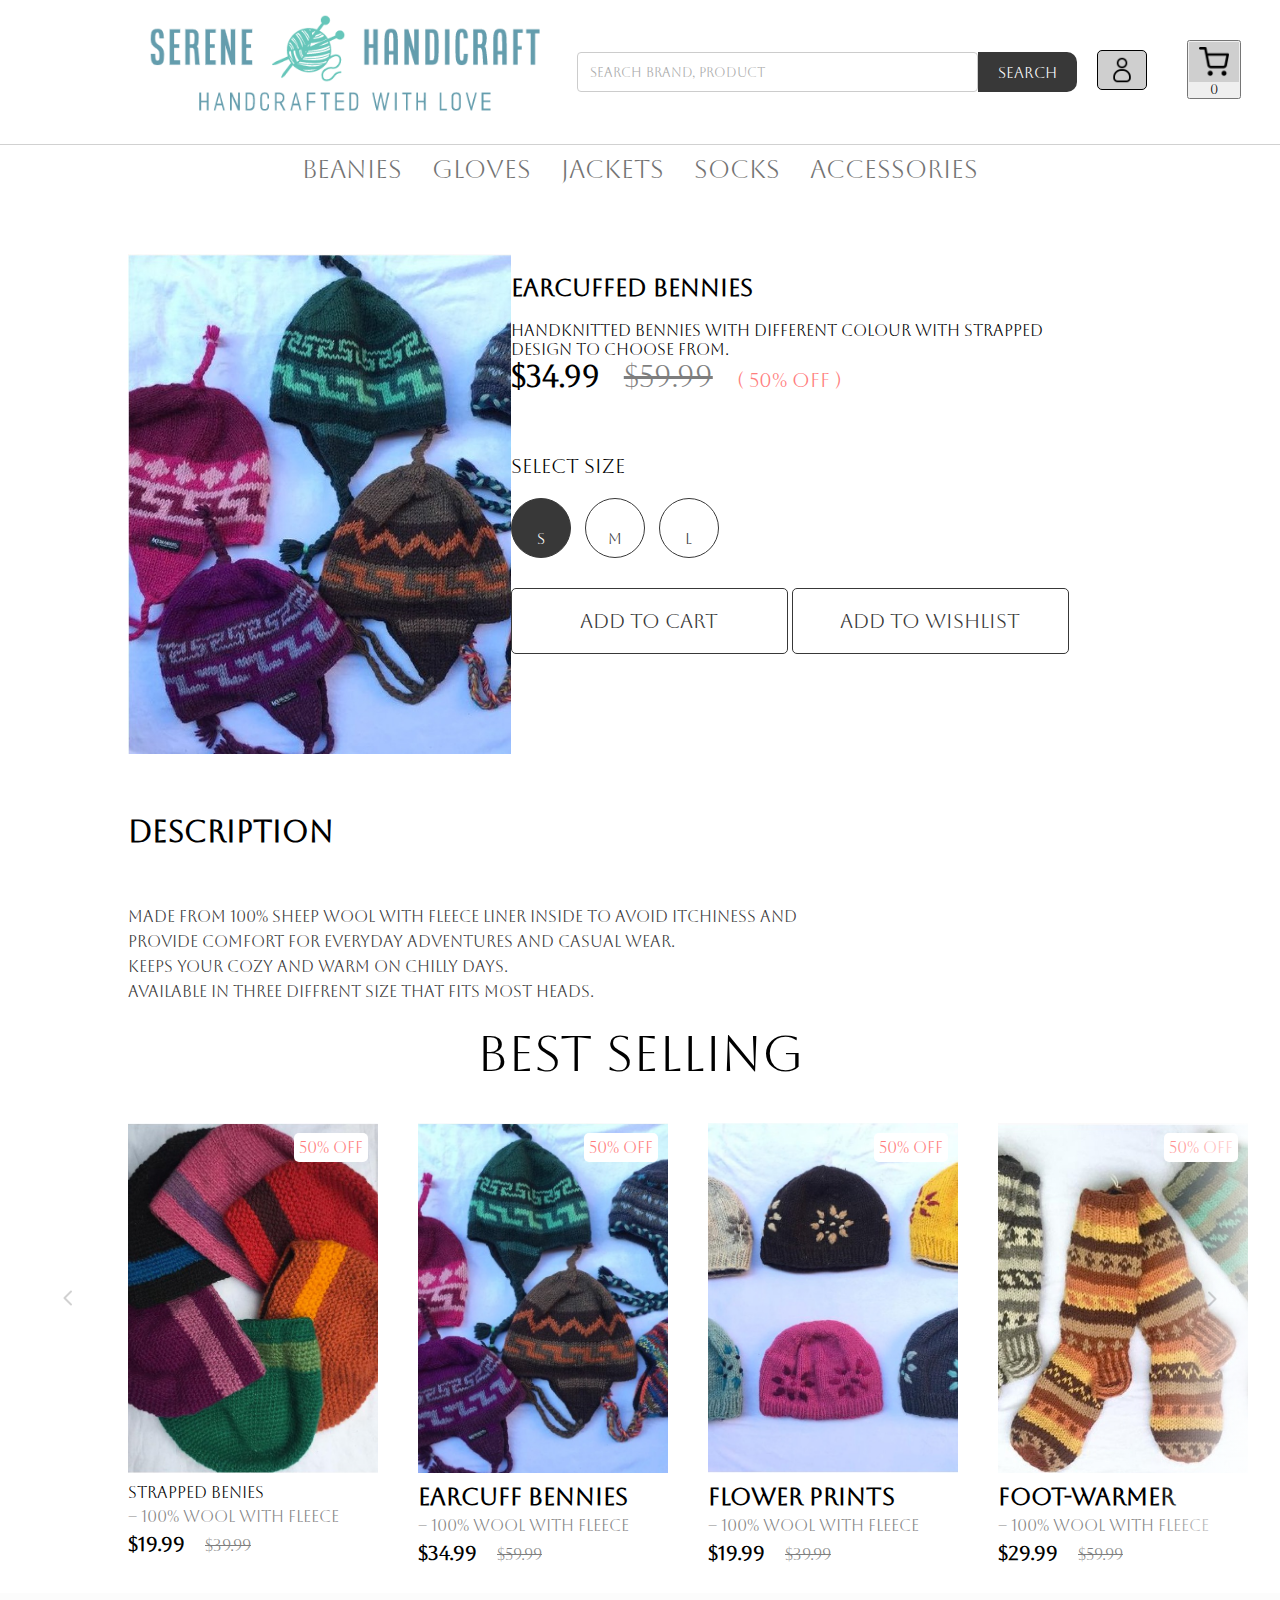
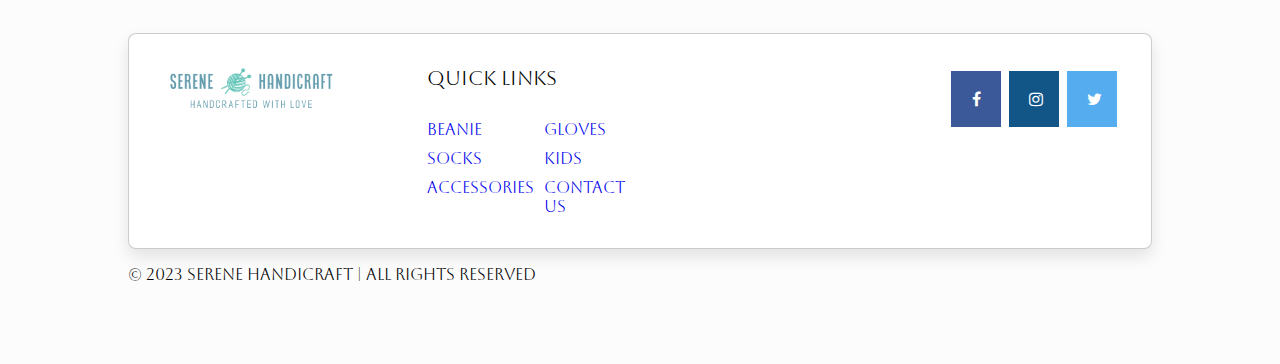
<file: product2.html>
<!DOCTYPE html>
<html lang="en">
<head>
    <meta charset="UTF-8">
    <meta http-equiv="X-UA-Compatible" content="IE=edge">
    <meta name="viewport" content="width=device-width, initial-scale=1.0">
    <title>Product</title>
    <link rel="stylesheet" href="css/style.css">
    <link rel="stylesheet" href="css/product2.css">
	<!-- Font-Awesome css file link  -->
<link rel="stylesheet" href="https://cdnjs.cloudflare.com/ajax/libs/font-awesome/4.7.0/css/font-awesome.min.css">
</head>
</head>
<body>
<nav class="navbar"></nav>

<!-- <Product UI> -->

<section class="productDetails">
    <div class="imageSlider">

    </div>
         <div class="product">
        <h2 class="productBrand">Earcuffed bennies</h2>

        <p class="productShortDescription"><br>Handknitted bennies with different colour with strapped design to choose from. </p>

             <span class="productPrice">$34.99</span>
        <span class="productActualPrice">$59.99</span>
        <span class="productDiscount">( 50% off )</span>

        <p class="productSubHeading">select size</p>

        <input type="radio" name="size" value="s" checked hidden id="s-size">
        <label for="s-size" class="sizeRadioBtn check">s</label>
        <input type="radio" name="size" value="m" hidden id="m-size">
        <label for="m-size" class="sizeRadioBtn ">m</label>
        <input type="radio" name="size" value="l" hidden id="l-size">
        <label for="l-size" class="sizeRadioBtn ">l</label>
        <div>
            <button class="btn cart-btn" button onclick="document.location='cart.html'">add to cart</button>
            <button class="btn">add to wishlist</button>
    </div>
</section>

    <section class="detailDes">
        <h2 class="heading">description</h2>
        <p class="des"> <br>Made from 100% sheep wool with fleece liner inside to avoid itchiness and <br> provide comfort for everyday adventures and casual wear. <br>
            Keeps your cozy and warm on chilly days. <br>Available in three diffrent size that fits most heads. </p>
    </section>
    
    </div>


<!-----Product Containers------>
     
	<section class="product">
	<h2 class="productCategory">Best selling</h2>
	<button class="pre-btn"><img src="images/ArrowRight.png" alt=""></button>
    <button class="nxt-btn"><img src="images/ArrowRight.png" alt=""></button>
	<div class="productContainer">
	
    <div class="productWindow">
	   <div class="productImage">
            <span class="discountTag">50% off</span>
			<a href="product.html">
            <img src="images/Product1.jpeg" class="productThumb" alt="">
			</a>
            <button class="cardBtn">add to cart</button>
        </div>
		
		<div class="productInfo">
            <span class="productBrand">Strapped Benies</span>
            <p class="productShortDes">– 100% wool with fleece liners</p>
            <span class="price">$19.99</span><span class="actualPrice">$39.99</span>
        </div>
		</div>
		<div class="productWindow"> 
        <div class="productImage">
            <span class="discountTag">50% off</span>
			<a href="product2.html">
            <img src="images/Product2.jpeg" class="productThumb" alt="">
			</a>
            <button class="cardBtn">add to cart</button>
        </div>
		
        <div class="productInfo">
            <h2 class="productBrand">Earcuff Bennies</h2>
            <p class="productShortDes">– 100% wool with fleece liners</p>
            <span class="price">$34.99</span><span class="actualPrice">$59.99</span>
        </div>
		</div>
		
        <div class="productWindow"> 
		<div class="productImage">
            <span class="discountTag">50% off</span>
            <img src="images/Product3.jpeg" class="productThumb" alt="">
            <button class="cardBtn">add to cart</button>
        </div>
		
        <div class="productInfo">
            <h2 class="productBrand">Flower Prints</h2>
            <p class="productShortDes">– 100% wool with fleece liners</p>
            <span class="price">$19.99</span><span class="actualPrice">$39.99</span>
        </div>
		</div>
		
        <div class="productWindow"> 
		<div class="productImage">
            <span class="discountTag">50% off</span>
            <img src="images/Product4.jpeg" class="productThumb" alt="">
            <button class="cardBtn">add to cart</button>
        </div>
		
        <div class="productInfo">
            <h2 class="productBrand">Foot-Warmer</h2>
            <p class="productShortDes">– 100% wool with fleece liners</p>
            <span class="price">$29.99</span><span class="actualPrice">$59.99</span>
        </div>
		</div>
		
        <div class="productWindow"> 
		<div class="productImage">
            <span class="discountTag">50% off</span>
            <img src="images/Product4.jpeg" class="productThumb" alt="">
            <button class="cardBtn">add to cart</button>
        </div>
		
        <div class="productInfo">
            <h2 class="productBrand">Foot-Warmer</h2>
            <p class="productShortDes">– 100% wool with fleece liners</p>
            <span class="price">$29.99</span><span class="actualPrice">$59.99</span>
        </div>
		</div>
		
        <div class="productWindow"> 
		<div class="productImage">
            <span class="discountTag">50% off</span>
            <img src="images/Product5.jpeg" class="productThumb" alt="">
            <button class="cardBtn">add to cart</button>
        </div>
		
        <div class="productInfo">
            <h2 class="productBrand">Hand-Warmer</h2>
            <p class="productShortDes">– 100% wool with fleece liners</p>
            <span class="price">$24.99</span><span class="actualPrice">$49.99</span>
        </div>
		</div>
		
        <div class="productWindow"> 
		<div class="productImage">
            <span class="discountTag">50% off</span>
            <img src="images/Product6.jpeg" class="productThumb" alt="">
            <button class="cardBtn">add to cart</button>
        </div>
		  
        <div class="productInfo">
            <h2 class="productBrand">Strapped Foot-warmer</h2>
            <p class="productShortDes">– 100% wool with fleece liners</p>
            <span class="price">$39.99</span><span class="actualPrice">$99.99</span>
        </div>
		</div>
		
        <div class="productWindow"> 
		<div class="productImage">
            <span class="discountTag">40% off</span>
            <img src="images/Product7.jpeg" class="productThumb" alt="">
            <button class="cardBtn">add to cart</button>
        </div>
		
        <div class="productInfo">
            <h2 class="productBrand">Kids Foot-warmer</h2>
            <p class="productShortDes">– 100% wool with fleece liners</p>
            <span class="price">$19.99</span><span class="actualPrice">$39.99</span>
        </div>
		</div>
		
    </div>

</div>

</section>

<footer>
</footer>
	<script src = "js/nav.js"></script>
	<script src = "js/product.js"></script>
	<script src = "js/home.js"></script>
    <script src = "js/footer.js"></script>
    <script src = "js/main.js"></script>
</body>
</html>
</file>
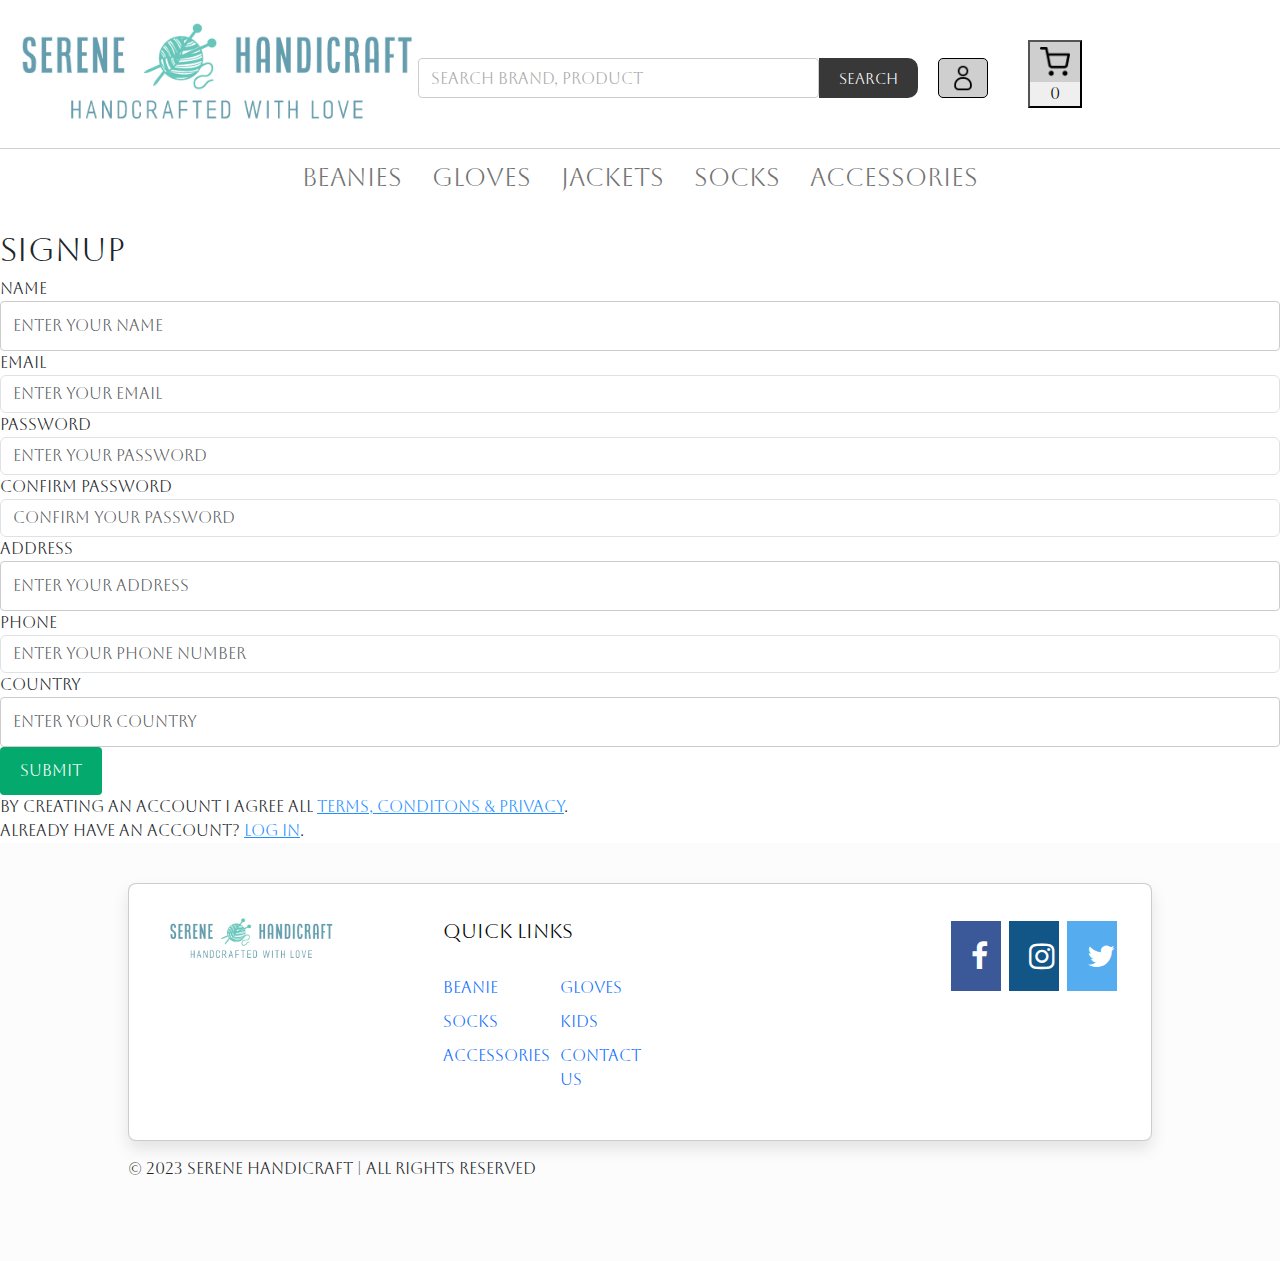
<file: Sign-up.html>
<!DOCTYPE html>
<html lang="en">
<head>
    <meta charset="UTF-8">
    <meta http-equiv="X-UA-Compatible" content="IE=edge">
    <meta name="viewport" content="width=device-width, initial-scale=1.0">
    <title>Sign-Up</title>

 <!-- Font-Awesome css file link  -->
<link rel="stylesheet" href="https://cdnjs.cloudflare.com/ajax/libs/font-awesome/4.7.0/css/font-awesome.min.css">
<!-- custom css file link  -->
<link rel="stylesheet" href="css/style.css">
<link href="https://cdn.jsdelivr.net/npm/bootstrap@5.1.3/dist/css/bootstrap.min.css" rel="stylesheet">

</head>
<!-- hero section -->


<body>

<nav class="navbar"></nav>


<!-------------- the header section ends here ------------------->


<!-------------- the form section starts here in home section---------------------------->

<section class="form-container">
<h2>Signup</h2>
<form action="#" method="post" onsubmit="return onsubmitForm()">

<label for="name">Name</label>
<input type="text" name="name" id="name" class="form-control" placeholder="Enter your name"required>

<div class="form-group">
<label for="email">Email</label>
<input type="email" name="email" id="email" class="form-control" placeholder="Enter your email" required>
</div>
<div class="form-group">
<label for="password">Password</label>
<input type="password" name="password" id="password" class="form-control" placeholder="Enter your password "
(pattern="(?=.*\d)(?=.*[a-z])(?=.*[A-Z]).{8,}" ) title (" It must contain at least one number and one uppercase and lowercase letter, and at least 8 or more characters")
required>
</div>
<div class="form-group">
<label for="confirm-password">Confirm Password</label>
<input type="password" name="confirm-password" id="confirm-password" class="form-control" placeholder="Confirm your password " required>
</div>
<div class="form-group">
<label for="address">Address</label>  
<input type="text" name="address" id="address" class="form-control" placeholder="Enter your address " required>
</div>
<div class="form-group">
<label for="phone">Phone</label>
<input type="" name="phone" id="phone" class="form-control" placeholder="Enter your phone number" required>
</div>
<div class="form-group">
<label for="country">Country</label>
<input type="text" name="country" id="country" class="form-control" placeholder="Enter your country" required>
</div>
<div class="form-group">
<input type="submit" name="submit" id="submit" class="btn btn-primary" value="Submit">
</div>
<p2>By creating an account I agree all <a href="#" style="color:dodgerblue">Terms, Conditons & Privacy</a>.</p2>
<div class="text-box">
  <p2>Already have an account? <a href="log-in.html" style="color:dodgerblue">Log in</a>.</p2>
</div>
</form>
</div>

    
</section>
<!-------------- the form ends here in home section---------------------------->

  

<!-------------- the footer section starts here ------------------->
<footer>
</footer>

	   <script src = "js/nav.js"></script>
	   <script src = "js/home.js"></script>
	   <script src = "js/footer.js"></script>
     <script src="js/formvalidation.js"></script>
</body>
</html>

<!----------------- the footer section ends here -------------------->
</file>
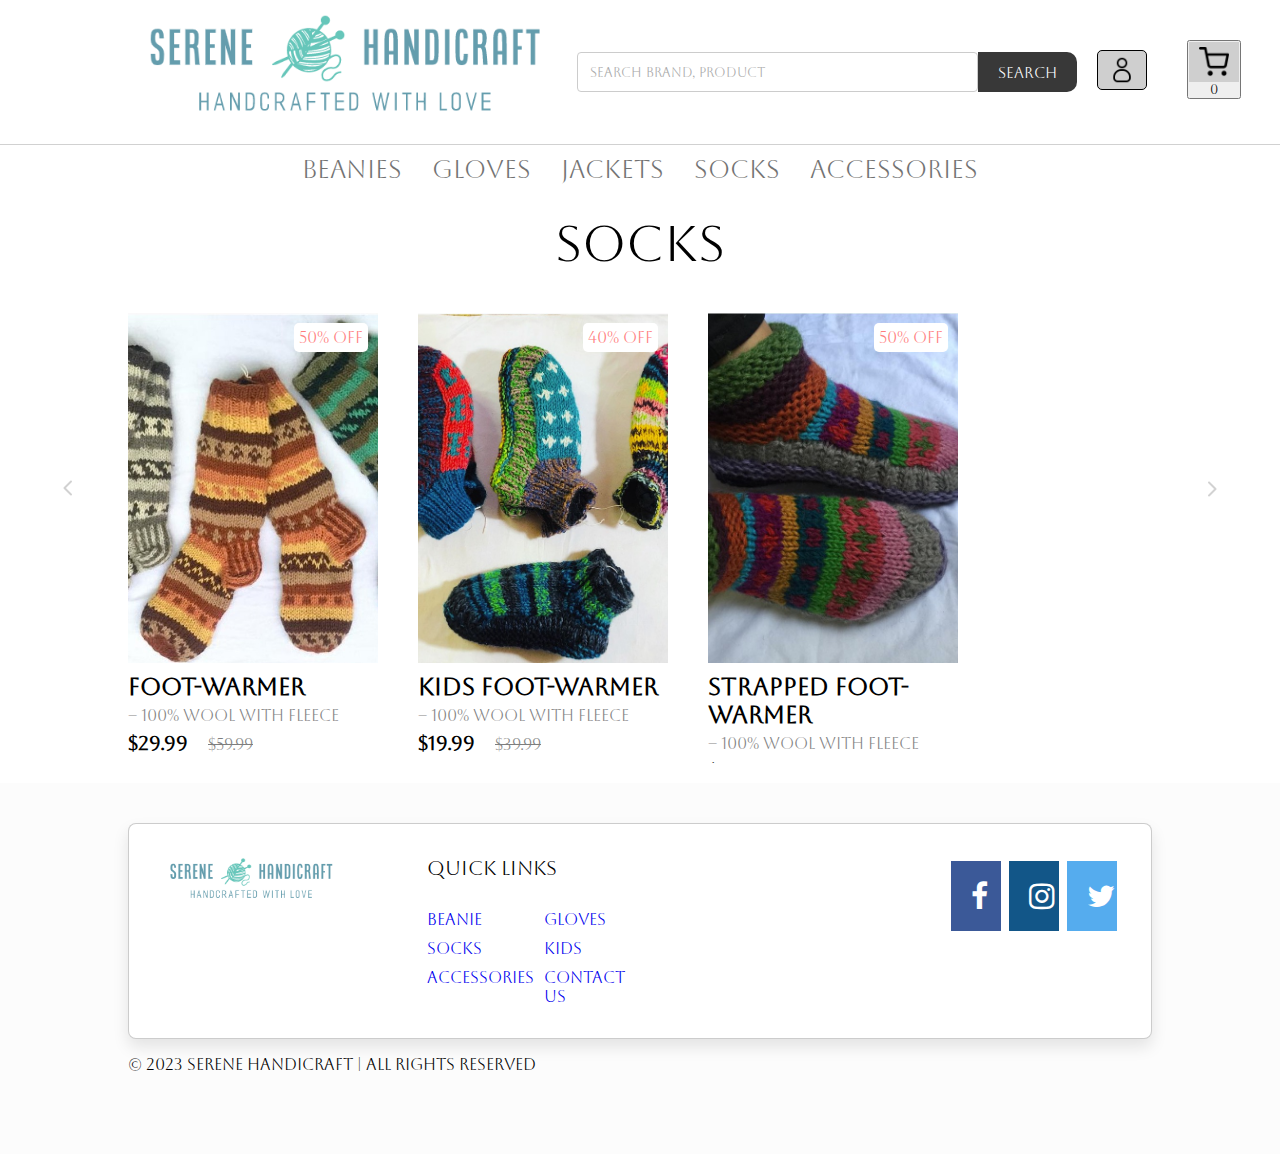
<file: Socks.html>
<!DOCTYPE html>
<html lang="en">
<head>
    <meta charset="UTF-8">
    <meta http-equiv="X-UA-Compatible" content="IE=edge">
    <meta name="viewport" content="width=device-width, initial-scale=1.0">
    <title>Socks</title>

	<!-- Font-Awesome css file link  -->
	<link rel="stylesheet" href="https://cdnjs.cloudflare.com/ajax/libs/font-awesome/4.7.0/css/font-awesome.min.css">
	<!-- custom css file link  -->
	<link rel="stylesheet" href="css/style.css">
</head>


<body>

    <nav class="navbar"></nav>
	
   
<!-----Product Containers------>
     
	<section class="product">
	<h2 class="productCategory">SOCKS</h2>
	
	<div class="productContainer">
	<button class="nxt-btn"><img src="images/ArrowRight.png" alt=""></button>
    <button class="pre-btn"><img src="images/ArrowRight.png" alt=""></button>
	

		<div class="productWindow"> 
			<div class="productImage">
				<span class="discountTag">50% off</span>
				<img src="images/Product4.jpeg" class="productThumb" alt="">
				<button class="cardBtn">add to cart</button>
			</div>
			
			<div class="productInfo">
				<h2 class="productBrand">Foot-Warmer</h2>
				<p class="productShortDes">– 100% wool with fleece liners</p>
				<span class="price">$29.99</span><span class="actualPrice">$59.99</span>
			</div>
			</div>
			<div class="productWindow">
                <div class="productImage">
                    <span class="discountTag">40% off</span>
                    <img src="images/Product7.jpeg" class="productThumb" alt="">
                    <button class="cardBtn">add to cart</button>
                </div>

                <div class="productInfo">
                    <h2 class="productBrand">Kids Foot-warmer</h2>
                    <p class="productShortDes">– 100% wool with fleece liners</p>
                    <span class="price">$19.99</span><span class="actualPrice">$39.99</span>
                </div>
				</div>
				<div class="productWindow">
					<div class="productImage">
						<span class="discountTag">50% off</span>
						<img src="images/Product6.jpeg" class="productThumb" alt="">
						<button class="cardBtn">add to cart</button>
					</div>
	
					<div class="productInfo">
						<h2 class="productBrand">Strapped Foot-warmer</h2>
						<p class="productShortDes">– 100% wool with fleece liners</p>
						<span class="price">$39.99</span><span class="actualPrice">$99.99</span>
					</div>
				</div>
			</div>

		
		
    </div>

</div>

</section>

<footer>
</footer>
	<script src = "js/nav.js"></script>
	<script src = "js/home.js"></script>
    <script src = "js/footer.js"></script>
	<script src="js/main.js"></script>
</body>
</html>
</file>
<file: css/style.css>
@import 'nav.css';
@import 'footer.css';

*{
    margin: 0;
    padding: 0;
    box-sizing: border-box;
}

.heroSection {
    width: 100%;
    height: calc(100vh - 120px);
    background-image: url(../images/knit.gif);
    background-size: cover;
    display: flex;
    justify-content: center;
    align-items: center;
}

.heroSection .logo {
    height: 150px;
    display: block;
    margin: auto;
}

@font-face {
    font-family: 'Aboreto-Regular';
    src: url('../Fonts/Aboreto-Regular.ttf');
}

.heroSection .subHeading {

    margin-top: 10px;
    text-align: center;
    color: #fff;
    text-transform: capitalize;
    font-family: 'Aboreto-Regular';
    font-size: 50px;
    font-weight: 500;
}

.product {
    position: relative;
    overflow: hidden;
    padding: 20px 0;
}

.productCategory {
    padding: 10 20vw;
    font-family: 'Aboreto-Regular';
    font-size: 50px;
    font-weight: 500;
    margin-bottom: 40px;
    text-transform: capitalize;
    position: static;
    text-align: center;

}

.productContainer {
    padding: 0 10vw;
    display: flex;
    overflow-x: scroll;
    overflow-y: unset;
    scroll-behavior: smooth;
    
}

.productContainer::-webkit-scrollbar {
    display: flex;
}

.productWindow {
    flex: 0 0 auto;
    width: 250px;
    height: 450px;
    margin-right: 40px;
}

.productImage {
    position: relative;
    width: 100%;
    height: 350px;
    overflow: hidden;
}

.productThumb {
    width: 100%;
    height: 350px;
    object-fit: cover;
}

.discountTag {
    position: absolute;
    background: #fff;
    padding: 5px;
    border-radius: 5px;
    color: #ff7d7d;
    right: 10px;
    top: 10px;
    text-transform: capitalize;
}

.cardBtn {
    position: absolute;
    bottom: 10px;
    left: 50%;
    transform: translateX(-50%);
    padding: 10px;
    width: 90%;
    text-transform: capitalize;
    border: none;
    outline: none;
    background: #fff;
    border-radius: 5px;
    transition: 0.5s;
    cursor: pointer;
    opacity: 0;
}

.productWindow:hover .cardBtn {
    opacity: 1;
}

.cardBtn:hover {
    background: #efefef;
}

.productInfo {
    width: 100%;
    height: 100px;
    padding-top: 10px;
}

.productBrand {
    text-transform: uppercase;
}

.productShortDes {
    width: 100%;
    height: 20px;
    line-height: 20px;
    overflow: hidden;
    opacity: 0.5;
    text-transform: capitalize;
    margin: 5px 0;
}

.price {
    font-weight: 900;
    font-size: 20px;
}

.actualPrice {
    margin-left: 20px;
    opacity: 0.5;
    text-decoration: line-through;
}

.pre-btn,
.nxt-btn {
    border: none;
    width: 10vw;
    height: 100%;
    position: absolute;
    top: 0;
    display: flex;
    justify-content: center;
    align-items: center;
    background: linear-gradient(90deg, rgba(255, 255, 255, 0) 0%, #fff 100%);
    cursor: pointer;
    z-index: 8;
}

.pre-btn {
    left: 0;
    transform: rotate(180deg);
}

.nxt-btn {
    right: 0;
}

.pre-btn img,
.nxt-btn img {
    opacity: 0.2;
}

.pre-btn:hover img,
.nxt-btn:hover img {
    opacity: 1;
}

input[type=text],
select,
textarea {
    width: 100%;
    /* Full width */
    padding: 12px;
    /* Some padding */
    border: 1px solid #ccc;
    /* Gray border */
    border-radius: 4px;
    /* Rounded borders */
    box-sizing: border-box;
    /* Make sure that padding and width stays in place */
    /*margin-top: 6px; /* Add a top margin */
    /*margin-bottom: 16px; /* Bottom margin */
    resize: vertical
        /* Allow the user to vertically resize the textarea (not horizontally) */
}

/* Style the submit button with a specific background color etc */
input[type=submit] {
    background-color: #04AA6D;
    color: white;
    padding: 12px 20px;
    border: none;
    border-radius: 4px;
    cursor: pointer;
}

/* When moving the mouse over the submit button, add a darker green color */
input[type=submit]:hover {
    background-color: #45a049;
}

/* Add a background color and some padding around the form */
.container {
    border-radius: 5px;
    background-color: #f2f2f2;
    padding: 20px;
}
</file>
<file: css/checkout.css>
.form{
    width: 100%;
    padding: 30px 10vw;
	
}

.form input{
    background-color: #f5f5f5;
    margin: 10px 0;
}

.three-input-container{
    display: flex;
    gap: 20px;
}
</file>
<file: css/product.css>
.productDetails{
    width:95%;
    padding: 60px 10vw;
    display: flex;
    justify-content: space-between;
}

.imageSlider{
    width: 500px;
    height: 500px;
    position: relative;
    background-image: url("../images/Product1.jpeg");
    background-size: cover;
}


.productImages img{
    width: 100%;
    height: 80px;
    object-fit: cover;
    cursor: pointer;
}

.productImages img.active{
    opacity: 0.5;
}
.details{
    width: 50%;
}

.details .productBrand{
    text-transform: capitalize;
    font-size: 30px;
}

.details .productShortDes{
    font-size: 25px;
    line-height: 30px;
    height: auto;
    margin: 15px 0 30px;
}

.productPrice{
    font-weight: 700;
    font-size: 30px;
}

.productActualPrice{
    font-size: 30px;
    opacity: 0.5;
    text-decoration: line-through;
    margin: 0 20px;
    font-weight: 300;
}

.productDiscount{
    color: #ff7d7d;
    font-size: 20px;
}

.productSubHeading{
    font-size: 20px;
    text-transform: uppercase;
    margin: 60px 0 10px;
    font-weight: 300;
}

.sizeRadioBtn{
    display: inline-block;
    width: 60px;
    height: 60px;
    text-align: center;
    font-size: 15px;
    border: 1px solid #383838;
    border-radius: 50%;
    margin: 10px;
    margin-left: 0;
    line-height: 80px;
    text-transform: uppercase;
    color: #383838;
    cursor: pointer;
}

.sizeRadioBtn.check{
    background: #383838;
    color: #fff;
}

.btn{
    width: 48%;
    padding: 20px;
    border-radius: 5px;
    background: none;
    border: 1px solid #383838;
    color: #383838;
    font-size: 20px;
    cursor: pointer;
    margin: 20px 0;
    text-transform: capitalize;
}

.btn:hover{
    box-shadow: 0 0 5px 5px #383838 inset;
    background-color: #383838;
    color: white;
  }

.cartBtn{
    margin-right: 2%;
    background: #383838;
    color: #fff;
}
.detailDes{
    padding: 0 10vw;
    text-transform: capitalize;
}

.heading{
    font-size: 30px;
    margin-bottom: 30px;
}

.des{
    color: #383838;
    line-height: 25px;
}
</file>
<file: css/form.css>
.loader{
    position: fixed;
    top: 50%;
    left: 50%;
    transform: translate(-50%, -50%);
    width: 100px;
    z-index: 5;
    display: none;
}

.form-section{
    width: 100%;
    height: 100vh;
    position: relative;
    display: flex;
    justify-content: center;
    align-items: center;
    background: #fafafa;
}

.form-container{
    width: 60%;
    min-width: 300px;
    height: 80vh;
    background: #fff;
    overflow: hidden;
    z-index: 2;
    display: flex;
    box-shadow: 0 0 100px rgba(0, 0, 0, 0.2);
}

.form-img{
    width: 40%;
    height: 100%;
    object-fit: cover;
}

.form{
    width: 60%;
    padding: 20px 40px;
    display: flex;
    flex-direction: column;
    justify-content: center;
}

.form-heading{
    font-size: 35px;
    margin-bottom: 20px;
}

input, textarea{
    width: 100%;
    height: 40px;
    border: 1px solid #b9b9b9;
    margin: 5px 0;
    padding: 10px;
    line-height: 40px;
    font-family: 'lato', sans-serif;
    color: #000;
    outline: none;
    border-radius: 5px;
}

::placeholder{
    color: #b9b9b9;
    text-transform: capitalize;
}

input::-webkit-inner-spin-button{
    -webkit-appearance: none;
    margin: 0;
}

input:focus, textarea:focus{
    border: 2px solid #d5be8b;
}

input:focus::placeholder, textarea:focus::placeholder{
    color: #d5be8b;
}

.error{
    display: block;
    font-size: .8rem;
    color: rgb(255, 41, 41);
    margin: 5px 0;
    text-transform: capitalize;
    font-family: 'lato', sans-serif;
    user-select: none;
    opacity: 0;
}

.error.show{
    opacity: 1;
}

#tc{
    -webkit-appearance: none;
    width: 15px;
    height: 15px;
    padding: 0;
    border: 1px solid #b9b9b9;
    cursor: pointer;
    position: relative;
    margin-top: 10px;
    margin-bottom: 0;
}

#tc:checked{
    background: #d5be8b;
}

#tc::before{
    content: '';
    position: absolute;
    top: 0;
    left: 0;
    bottom: 0;
    right: 0;
    background: url(../img/check.png);
    background-size: contain;
    display: none;
}

#tc:checked::before{
    display: block;
}

.tc-text{
    margin-left: 5px;
    font-size: .8rem;
    font-family: 'lato', sans-serif;
}

.tc-text a{
    color: #000;
}

.submit-btn{
    display: block;
    margin: 20px 0;
    width: 100px;
    padding: .8rem 0;
    border-radius: 0;
    background: #d5be8b;
    color: #fff;
    font-family: 'cinzel';
    border: none;
    outline: none;
    cursor: pointer;
    font-size: 1rem;
}

.other-form-link{
    font-family: 'lato', sans-serif;
    color: #000;
    font-size: .8rem;
}
</file>
<file: css/product2.css>
.productDetails{
    width:95%;
    padding: 60px 10vw;
    display: flex;
    justify-content: space-between;
}

.imageSlider{
    width: 500px;
    height: 500px;
    position: relative;
    background-image: url("../images/Product2.jpeg");
    background-size: cover;
}


.productImages img{
    width: 100%;
    height: 80px;
    object-fit: cover;
    cursor: pointer;
}

.productImages img.active{
    opacity: 0.5;
}
.details{
    width: 50%;
}

.details .productBrand{
    text-transform: capitalize;
    font-size: 30px;
}

.details .productShortDes{
    font-size: 25px;
    line-height: 30px;
    height: auto;
    margin: 15px 0 30px;
}

.productPrice{
    font-weight: 700;
    font-size: 30px;
}

.productActualPrice{
    font-size: 30px;
    opacity: 0.5;
    text-decoration: line-through;
    margin: 0 20px;
    font-weight: 300;
}

.productDiscount{
    color: #ff7d7d;
    font-size: 20px;
}

.productSubHeading{
    font-size: 20px;
    text-transform: uppercase;
    margin: 60px 0 10px;
    font-weight: 300;
}

.sizeRadioBtn{
    display: inline-block;
    width: 60px;
    height: 60px;
    text-align: center;
    font-size: 15px;
    border: 1px solid #383838;
    border-radius: 50%;
    margin: 10px;
    margin-left: 0;
    line-height: 80px;
    text-transform: uppercase;
    color: #383838;
    cursor: pointer;
}

.sizeRadioBtn.check{
    background: #383838;
    color: #fff;
}

.btn{
    width: 48%;
    padding: 20px;
    border-radius: 5px;
    background: none;
    border: 1px solid #383838;
    color: #383838;
    font-size: 20px;
    cursor: pointer;
    margin: 20px 0;
    text-transform: capitalize;
}

.cartBtn{
    margin-right: 2%;
    background: #383838;
    color: #fff;
}
.detailDes{
    padding: 0 10vw;
    text-transform: capitalize;
}

.heading{
    font-size: 30px;
    margin-bottom: 30px;
}

.des{
    color: #383838;
    line-height: 25px;
}
</file>
